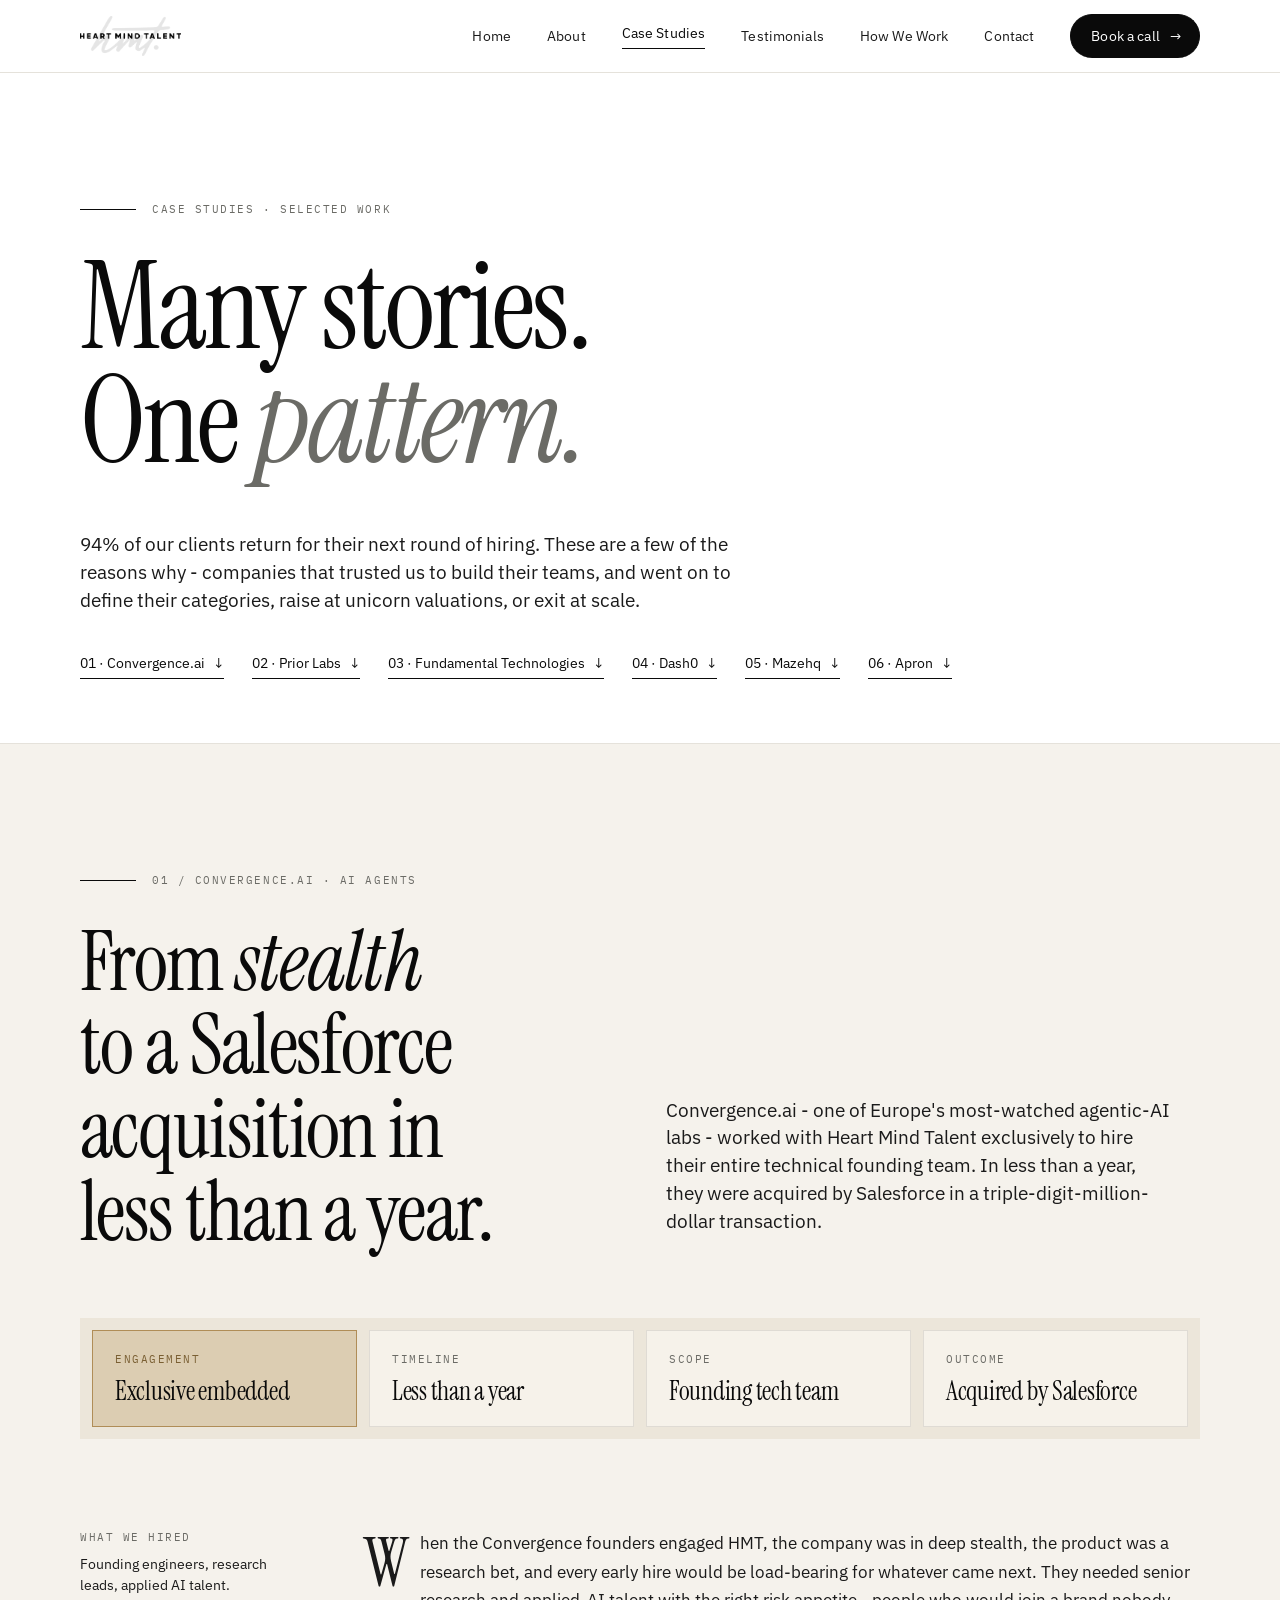
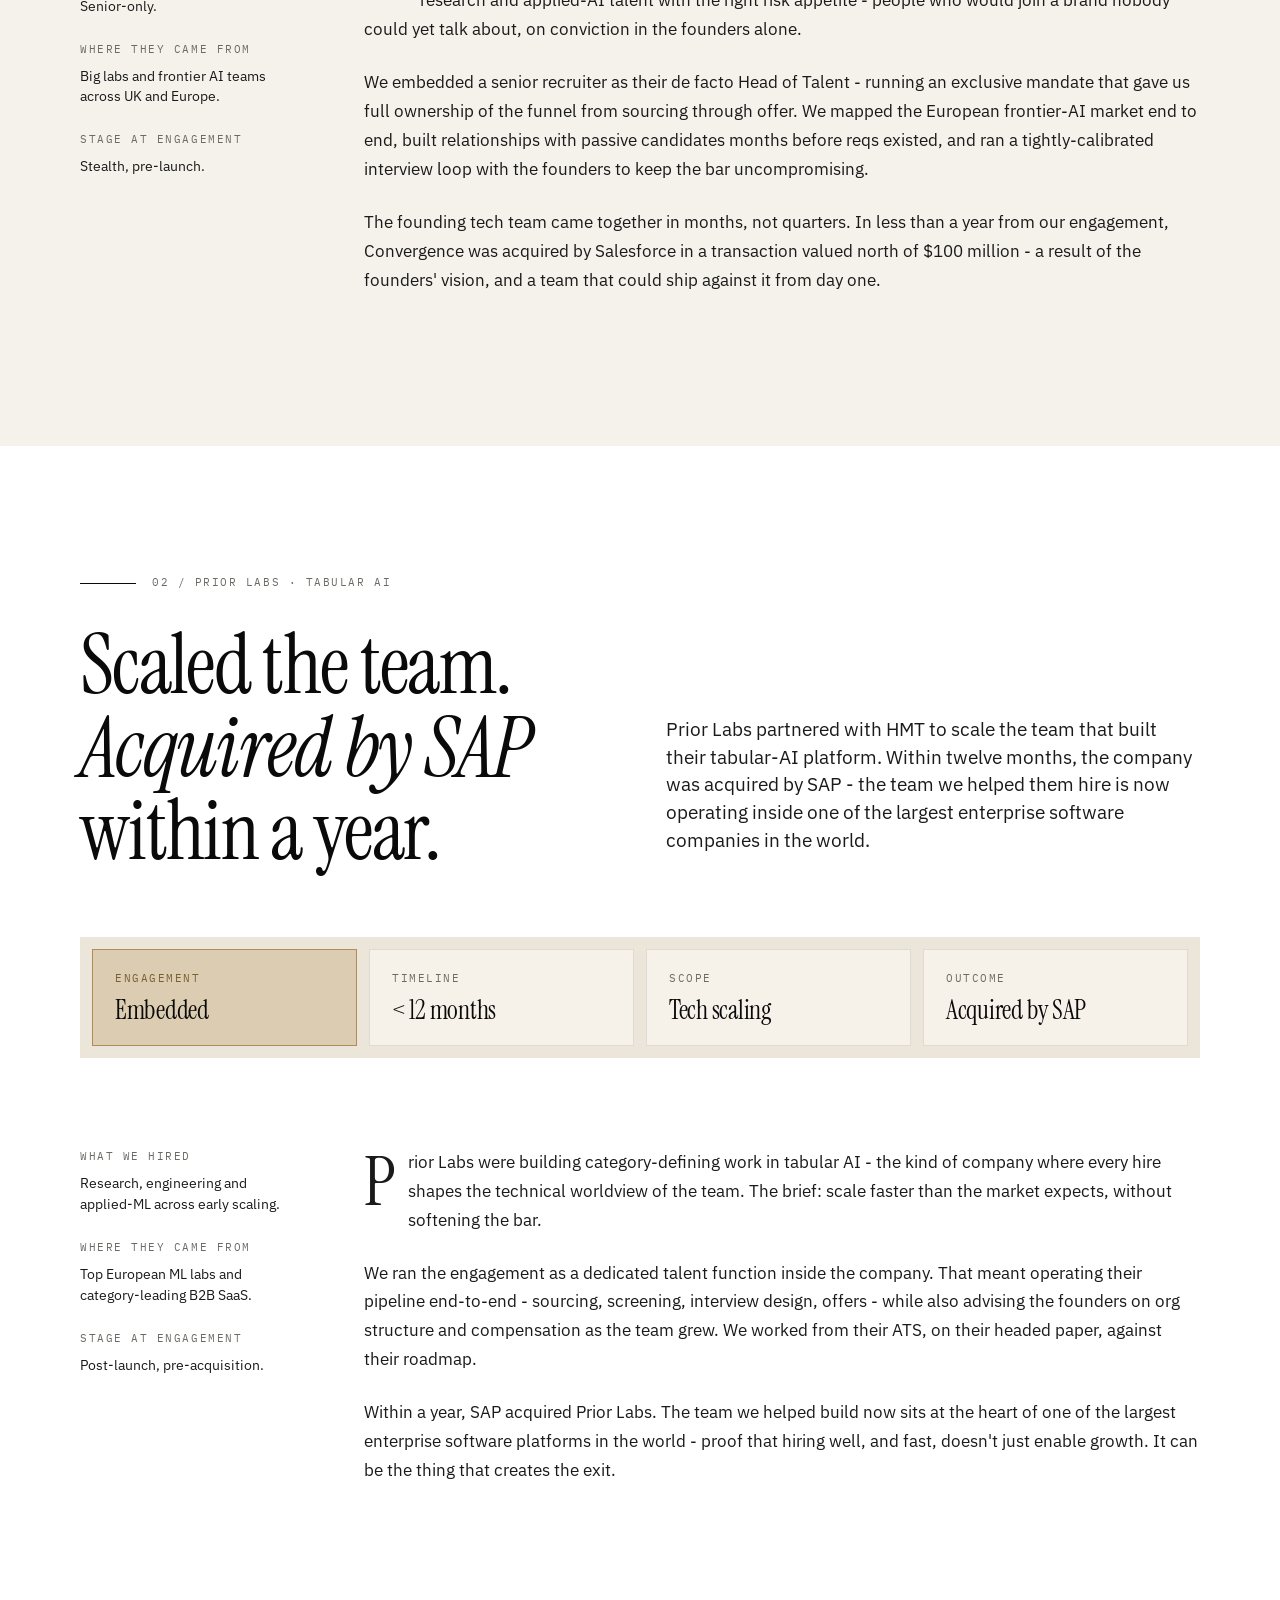
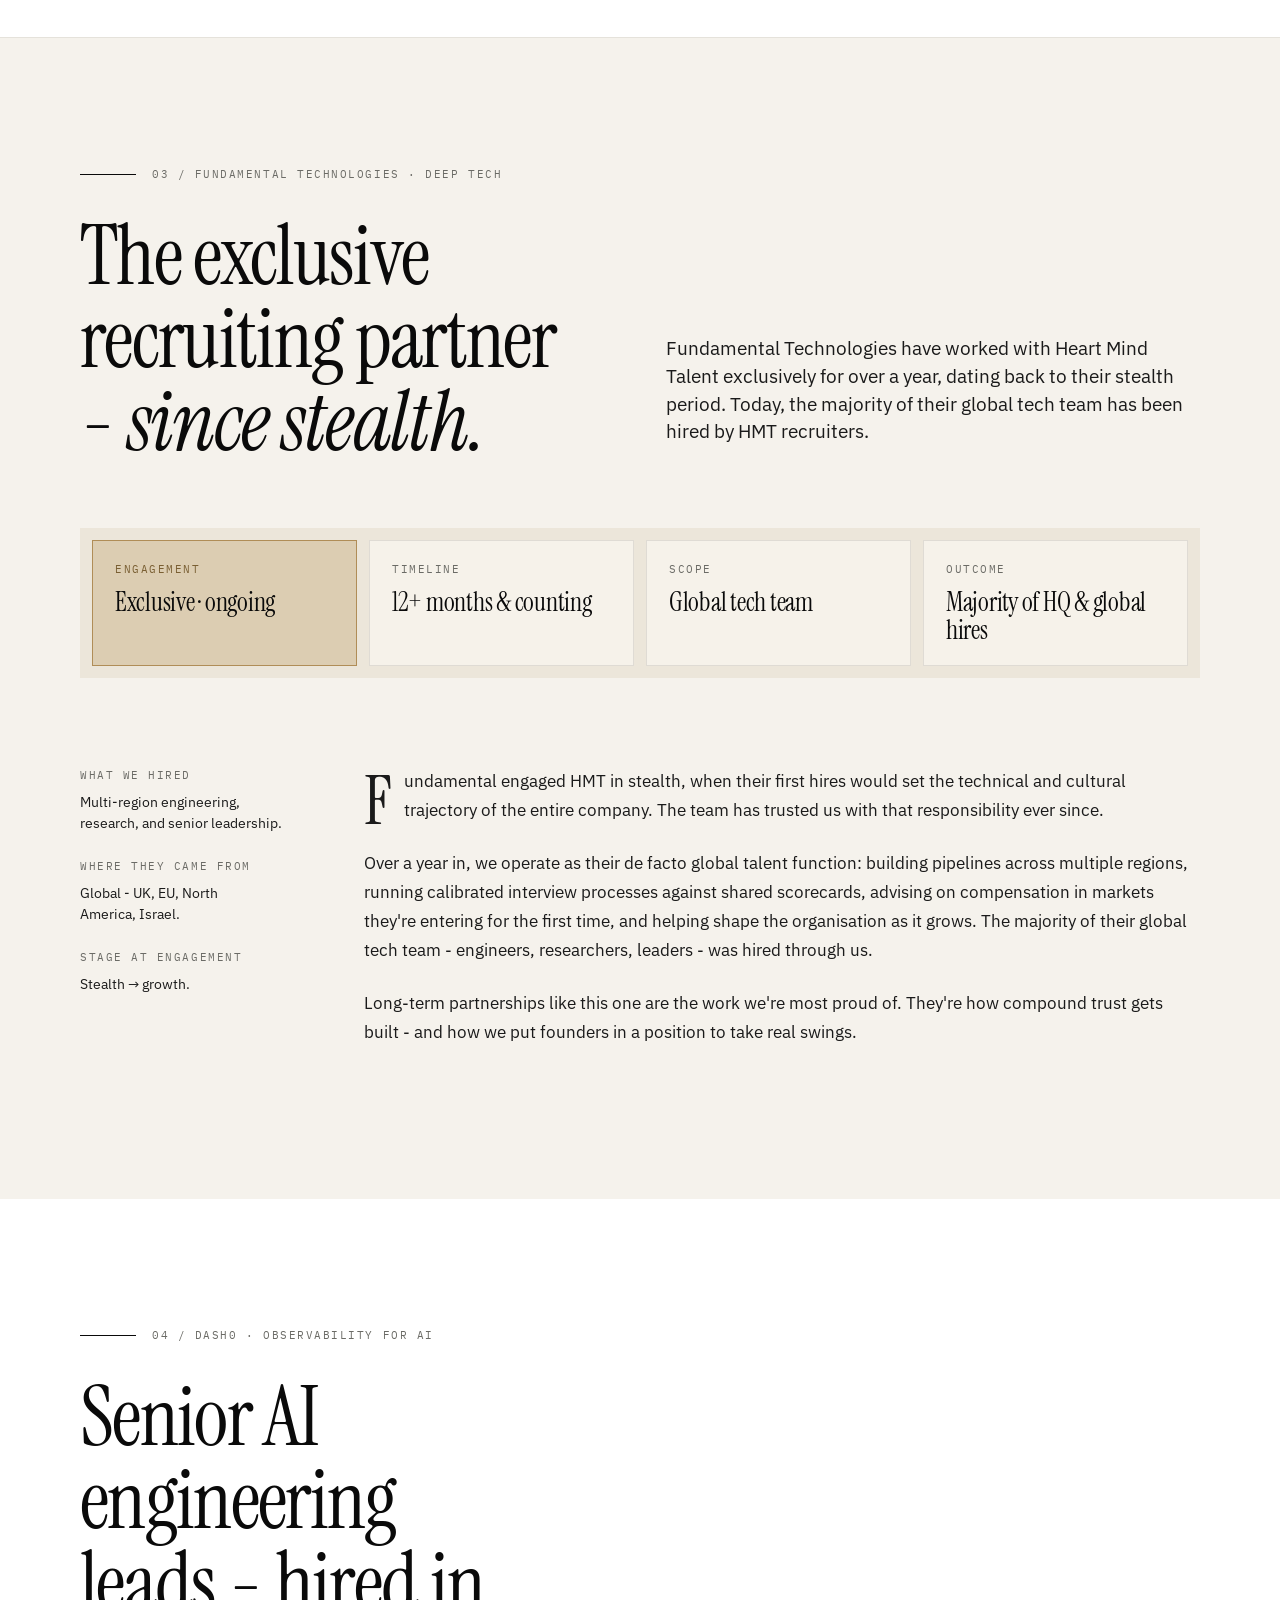
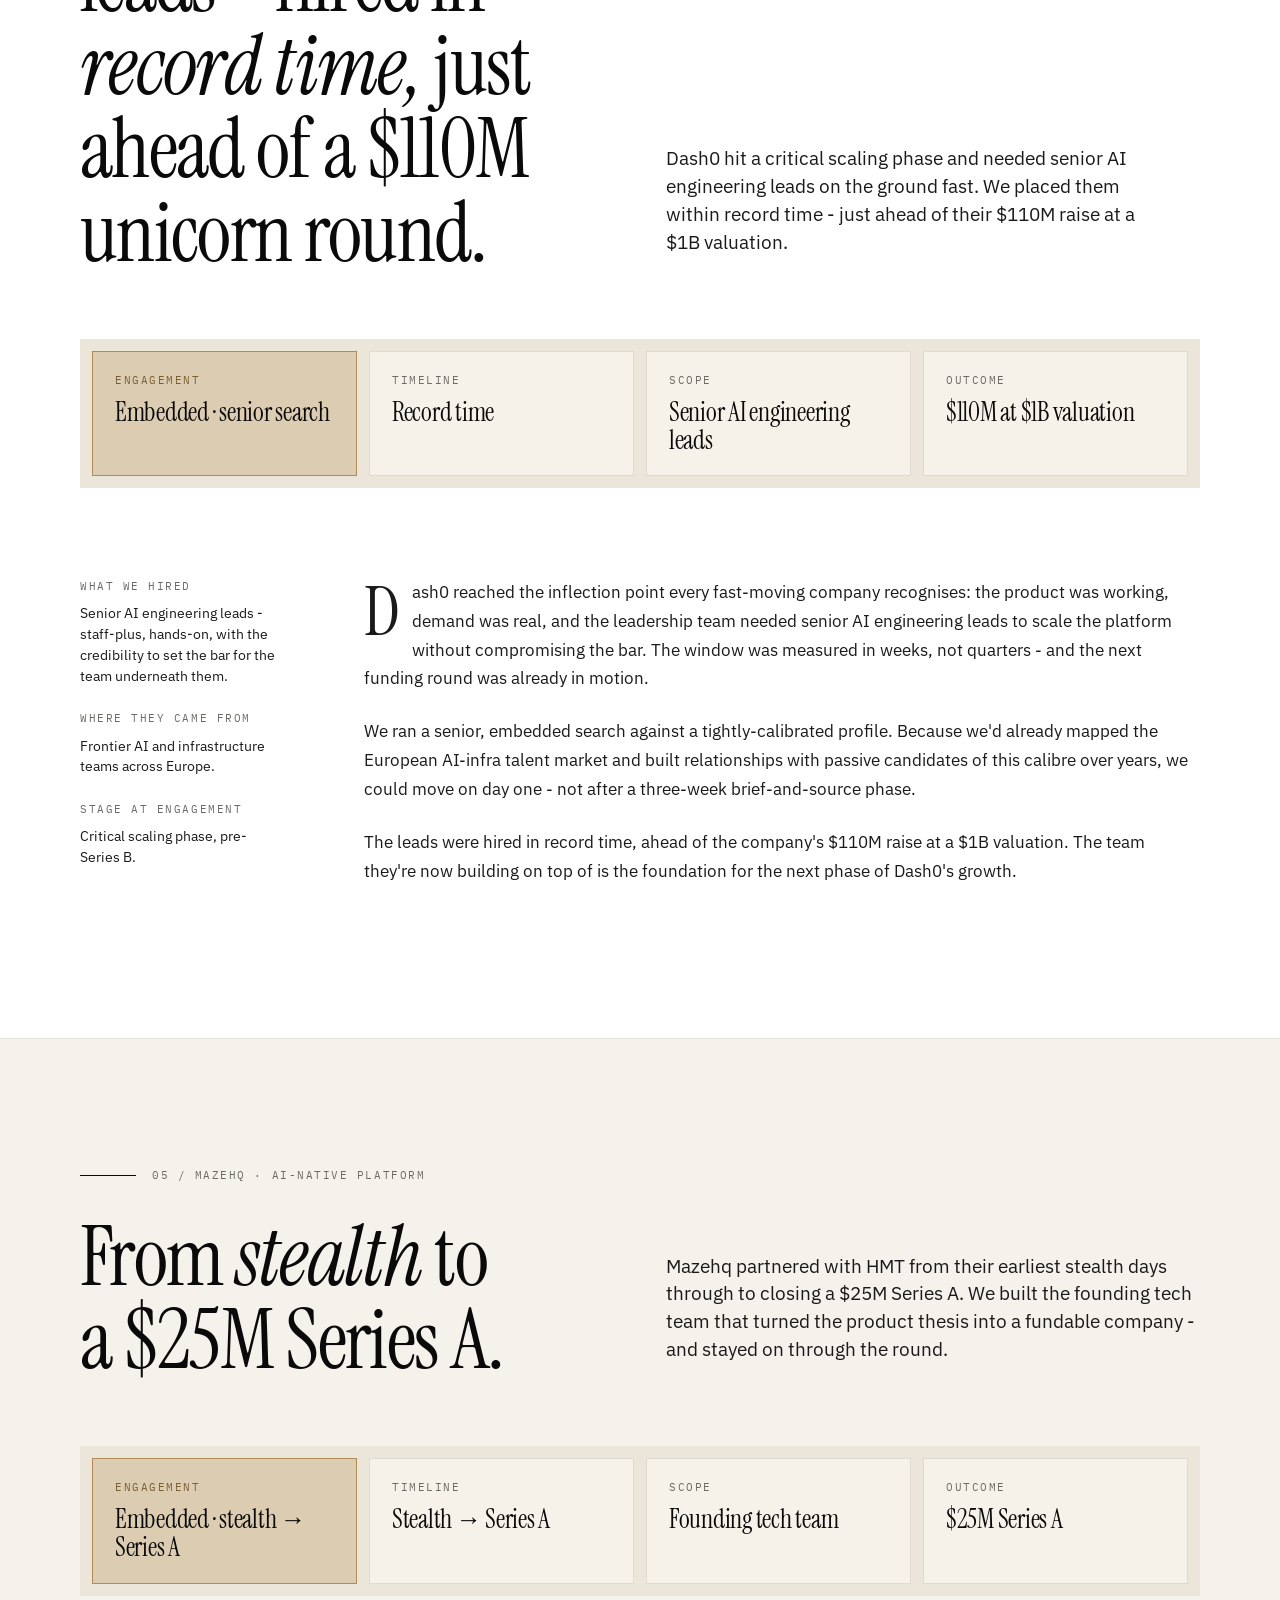
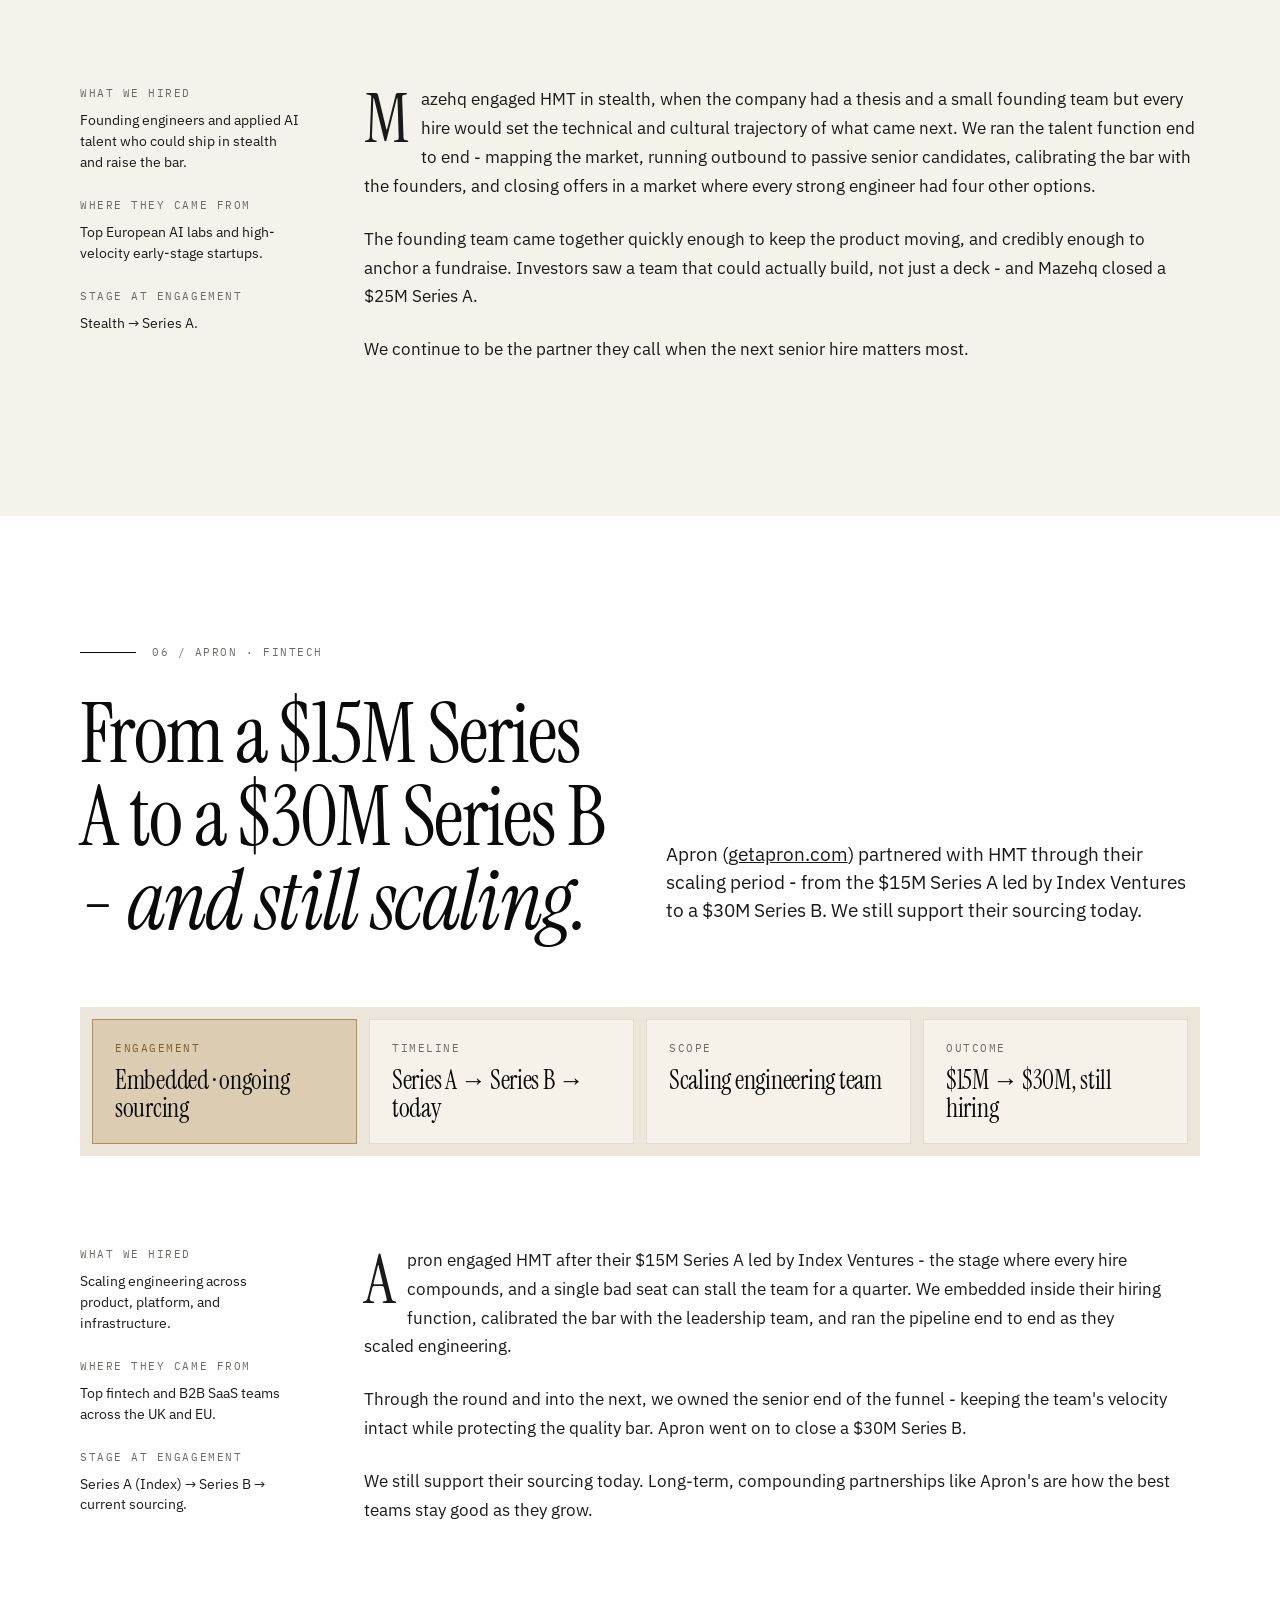
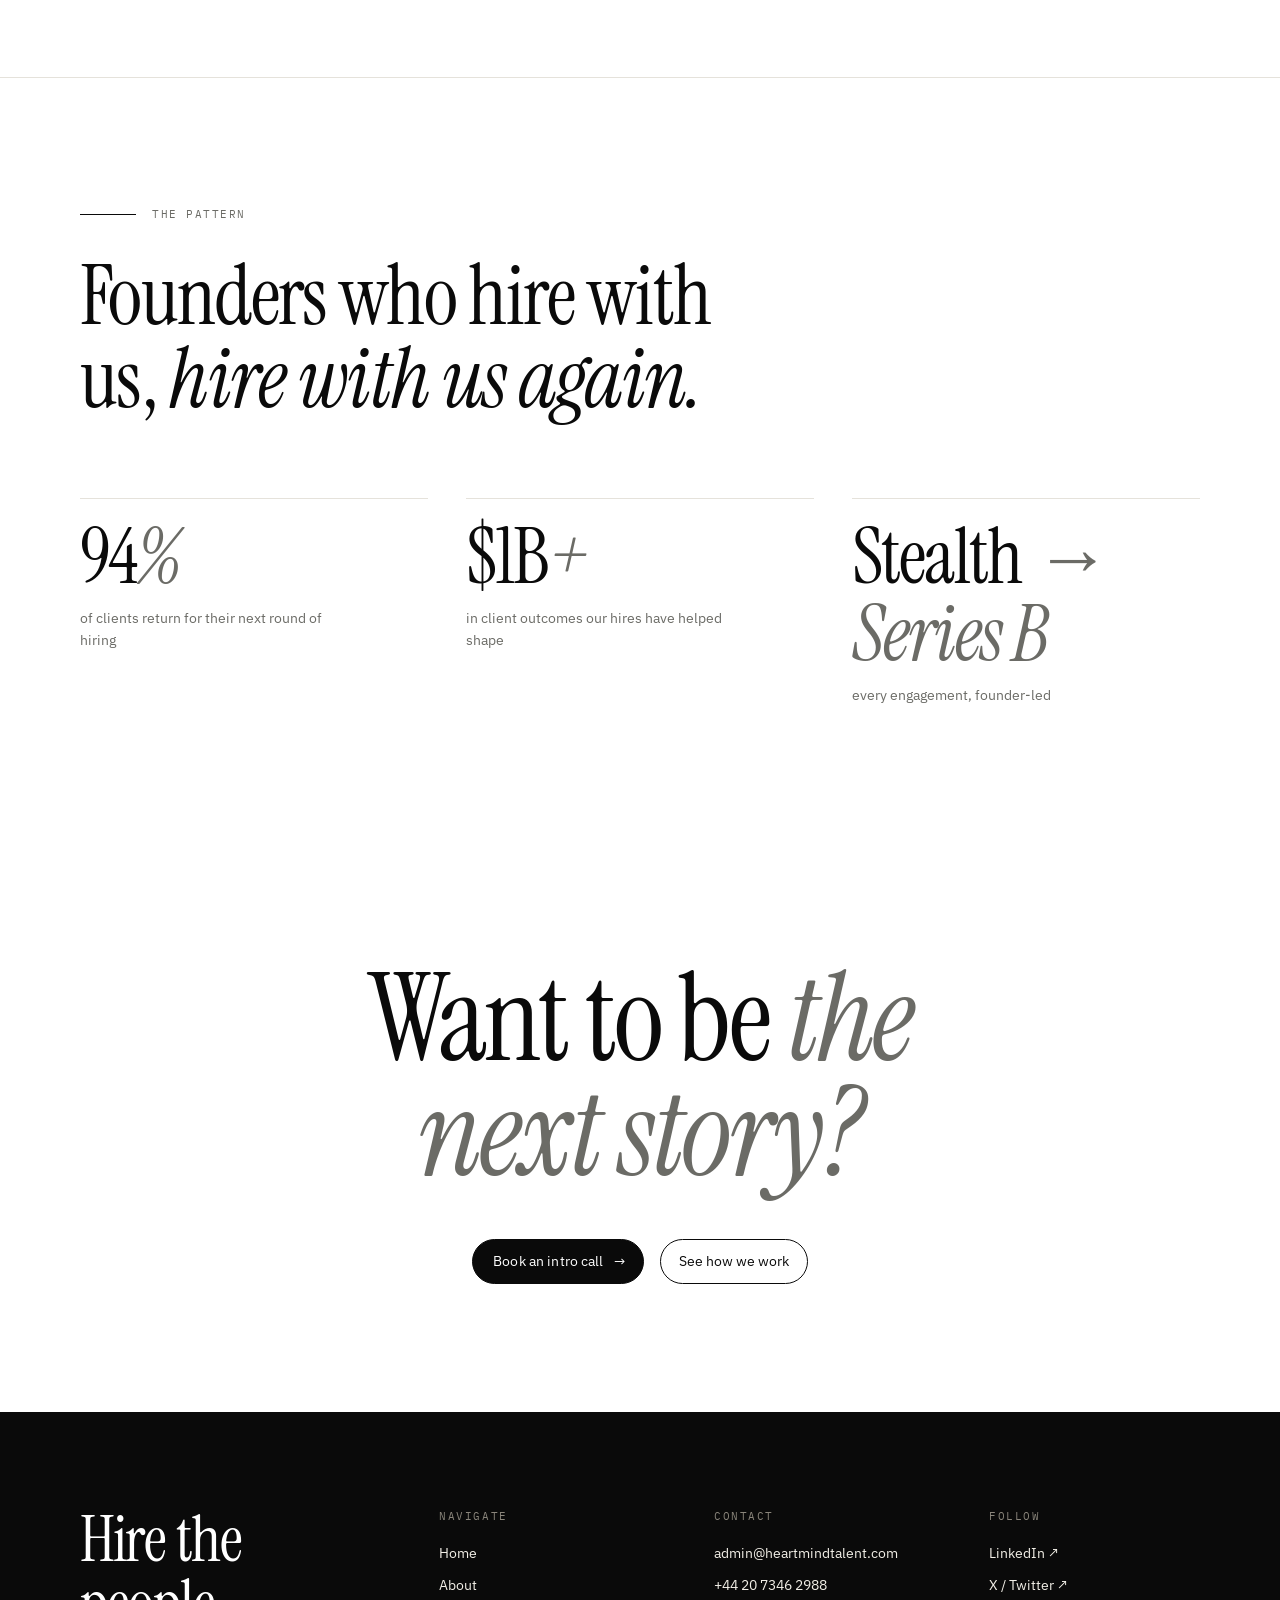
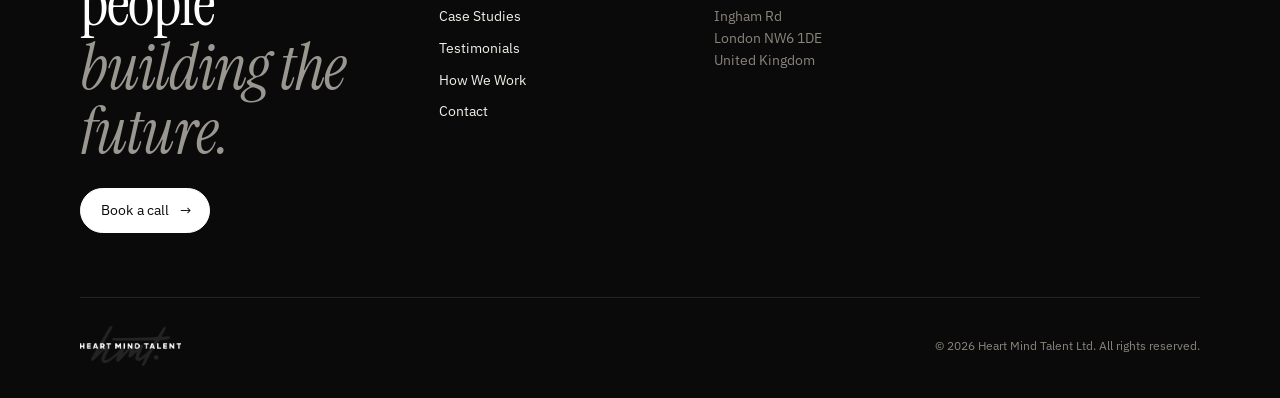
<file: case-studies.html>
<!doctype html>
<html lang="en">
<head>
<meta charset="utf-8" />
<meta name="viewport" content="width=device-width,initial-scale=1" />
<title>Case Studies - Heart Mind Talent</title>
<meta name="description" content="Selected work from Heart Mind Talent: Convergence.ai (acquired by Salesforce in less than a year), Prior Labs (acquired by SAP), Fundamental Technologies (exclusive partner since stealth)." />
<link rel="canonical" href="https://heartmindtalent.com/case-studies" />
<meta property="og:type" content="website" />
<meta property="og:site_name" content="Heart Mind Talent" />
<meta property="og:title" content="Case Studies - Heart Mind Talent" />
<meta property="og:description" content="Selected work from Heart Mind Talent: Convergence.ai (acquired by Salesforce in less than a year), Prior Labs (acquired by SAP), Fundamental Technologies (exclusive partner since stealth)." />
<meta property="og:url" content="https://heartmindtalent.com/case-studies" />
<meta property="og:image" content="https://heartmindtalent.com/assets/photos/team-couch.jpg" />
<meta property="og:image:width" content="1600" />
<meta property="og:image:height" content="1067" />
<meta name="twitter:card" content="summary_large_image" />
<meta name="twitter:title" content="Case Studies - Heart Mind Talent" />
<meta name="twitter:description" content="Selected work from Heart Mind Talent: Convergence.ai (acquired by Salesforce in less than a year), Prior Labs (acquired by SAP), Fundamental Technologies (exclusive partner since stealth)." />
<meta name="twitter:image" content="https://heartmindtalent.com/assets/photos/team-couch.jpg" />
<link rel="preconnect" href="https://fonts.googleapis.com">
<link rel="preconnect" href="https://fonts.gstatic.com" crossorigin>
<link href="https://fonts.googleapis.com/css2?family=Instrument+Serif:ital@0;1&family=IBM+Plex+Sans:wght@300;400;500;600&family=IBM+Plex+Mono:wght@400;500&display=swap" rel="stylesheet">
<link rel="stylesheet" href="assets/styles.css" />
<link rel="icon" type="image/jpeg" href="assets/favicon.jpeg" />
<style>
  .case-hero {
    display: grid;
    grid-template-columns: 1fr 1fr;
    gap: clamp(32px, 4vw, 64px);
    align-items: end;
  }
  @media (max-width: 820px) {
    .case-hero { grid-template-columns: 1fr; }
  }
  .case-meta {
    display: grid;
    grid-template-columns: repeat(4, 1fr);
    gap: clamp(20px, 2vw, 32px);
    padding-top: 40px;
    border-top: 1px solid var(--line);
    margin-top: clamp(40px, 5vw, 64px);
  }
  @media (max-width: 720px) { .case-meta { grid-template-columns: 1fr 1fr; gap: 28px; } }
  .case-meta__cell .label {
    font-family: var(--mono);
    font-size: 11px;
    letter-spacing: .14em;
    text-transform: uppercase;
    color: var(--muted);
    margin-bottom: 12px;
  }
  .case-meta__cell .val {
    font-family: var(--serif);
    font-size: clamp(24px, 2.4vw, 34px);
    line-height: 1.1;
    letter-spacing: -0.01em;
  }
  .case-body {
    display: grid;
    grid-template-columns: 220px 1fr;
    gap: clamp(40px, 5vw, 96px);
    margin-top: clamp(56px, 7vw, 96px);
  }
  @media (max-width: 820px) {
    .case-body { grid-template-columns: 1fr; gap: 24px; }
  }
  .case-body__side h4 {
    font-family: var(--mono);
    font-size: 11px;
    font-weight: 400;
    letter-spacing: .14em;
    text-transform: uppercase;
    color: var(--muted);
    margin: 0 0 8px;
  }
  .case-body__side p { font-size: 13.5px; color: var(--ink-2); margin: 0 0 24px; }
  .case-body__main p {
    font-size: 17px;
    line-height: 1.7;
    color: var(--ink-2);
    margin: 0 0 24px;
  }
  .case-body__main p:first-child::first-letter {
    font-family: var(--serif);
    font-size: 4em;
    float: left;
    line-height: 0.85;
    margin: 6px 12px -2px 0;
  }
  .case-section { padding: clamp(80px, 10vw, 160px) 0; }
  .case-section:nth-child(even) { background: var(--paper); }
  .anchor-offset { scroll-margin-top: 96px; }

  /* v-diagram restyle: case meta as stack cards, HMT's role highlighted */
  .case-meta{background:#ECE6DA;padding:12px;gap:12px;border-top:none;}
  .case-meta__cell{background:#F6F2EA;border:1px solid rgba(21,21,21,.10);padding:20px 22px;}
  .case-meta__cell:first-child{background:#DCCDB2;border-color:#B08D57;}
  .case-meta__cell:first-child .label{color:#7A5F33;}
  .case-meta__cell .label{margin-bottom:10px;}
  .case-meta__cell .val{font-size:clamp(22px,2vw,28px);}
</style>
<script type="application/ld+json">
{
  "@context": "https://schema.org",
  "@type": "Organization",
  "name": "Heart Mind Talent",
  "legalName": "Heart Mind Talent Ltd",
  "url": "https://heartmindtalent.com/",
  "logo": "https://heartmindtalent.com/assets/photos/team-couch.jpg",
  "description": "Specialist recruiters for foundational tech teams. We hire the first engineers, technical leads and CTOs for AI and tech startups across Europe.",
  "email": "admin@heartmindtalent.com",
  "telephone": "+44-20-7346-2988",
  "address": {
    "@type": "PostalAddress",
    "streetAddress": "Ingham Rd",
    "addressLocality": "London",
    "postalCode": "NW6 1DE",
    "addressCountry": "GB"
  },
  "foundingDate": "2023",
  "sameAs": [
    "https://www.linkedin.com/company/heart-mind-talent-ltd/",
    "https://x.com/HeartMindTalent"
  ]
}
</script>
</head>
<body>

<div data-header></div>

<main>

  <!-- INTRO -->
  <section class="section" style="padding-bottom: clamp(40px, 5vw, 64px);">
    <div class="wrap">
      <div class="kicker-row reveal">
        <span class="line"></span>
        <span class="eyebrow">Case studies · Selected work</span>
      </div>
      <h1 class="display reveal" style="max-width: 17ch;">
        Many stories. One <em>pattern.</em>
      </h1>
      <p class="lede reveal" style="margin-top: clamp(32px, 4vw, 56px); max-width: 64ch;">
        94% of our clients return for their next round of hiring. These are a few of the reasons why - companies that trusted us to build their teams, and went on to define their categories, raise at unicorn valuations, or exit at scale.
      </p>
      <div class="reveal" style="margin-top: 40px; display:flex; gap: 24px 28px; flex-wrap: wrap;">
        <a href="case-studies.html#convergence" class="ilink">01 · Convergence.ai <span>↓</span></a>
        <a href="case-studies.html#priorlabs" class="ilink">02 · Prior Labs <span>↓</span></a>
        <a href="case-studies.html#fundamental" class="ilink">03 · Fundamental Technologies <span>↓</span></a>
        <a href="case-studies.html#dash0" class="ilink">04 · Dash0 <span>↓</span></a>
        <a href="case-studies.html#mazehq" class="ilink">05 · Mazehq <span>↓</span></a>
        <a href="case-studies.html#apron" class="ilink">06 · Apron <span>↓</span></a>
      </div>
    </div>
  </section>

  <!-- CASE 01 - CONVERGENCE -->
  <section id="convergence" class="case-section anchor-offset divider">
    <div class="wrap">
      <div class="reveal">
        <div class="kicker-row">
          <span class="line"></span>
          <span class="eyebrow">01 / Convergence.ai · AI Agents</span>
        </div>
        <div class="case-hero">
          <h2 class="h-xl" style="max-width: 16ch;">
            From <em>stealth</em> to a Salesforce acquisition in less than a year.
          </h2>
          <p class="lede">
            Convergence.ai - one of Europe's most-watched agentic-AI labs - worked with Heart Mind Talent exclusively to hire their entire technical founding team. In less than a year, they were acquired by Salesforce in a triple-digit-million-dollar transaction.
          </p>
        </div>

        <div class="case-meta">
          <div class="case-meta__cell">
            <div class="label">Engagement</div>
            <div class="val">Exclusive embedded</div>
          </div>
          <div class="case-meta__cell">
            <div class="label">Timeline</div>
            <div class="val">Less than a year</div>
          </div>
          <div class="case-meta__cell">
            <div class="label">Scope</div>
            <div class="val">Founding tech team</div>
          </div>
          <div class="case-meta__cell">
            <div class="label">Outcome</div>
            <div class="val">Acquired by Salesforce</div>
          </div>
        </div>
      </div>

      <div class="case-body reveal">
        <div class="case-body__side">
          <h4>What we hired</h4>
          <p>Founding engineers, research leads, applied AI talent. Senior-only.</p>
          <h4>Where they came from</h4>
          <p>Big labs and frontier AI teams across UK and Europe.</p>
          <h4>Stage at engagement</h4>
          <p>Stealth, pre-launch.</p>
        </div>
        <div class="case-body__main">
          <p>
            When the Convergence founders engaged HMT, the company was in deep stealth, the product was a research bet, and every early hire would be load-bearing for whatever came next. They needed senior research and applied-AI talent with the right risk appetite - people who would join a brand nobody could yet talk about, on conviction in the founders alone.
          </p>
          <p>
            We embedded a senior recruiter as their de facto Head of Talent - running an exclusive mandate that gave us full ownership of the funnel from sourcing through offer. We mapped the European frontier-AI market end to end, built relationships with passive candidates months before reqs existed, and ran a tightly-calibrated interview loop with the founders to keep the bar uncompromising.
          </p>
          <p>
            The founding tech team came together in months, not quarters. In less than a year from our engagement, Convergence was acquired by Salesforce in a transaction valued north of $100 million - a result of the founders' vision, and a team that could ship against it from day one.
          </p>
        </div>
      </div>
    </div>
  </section>

  <!-- CASE 02 - PRIOR LABS -->
  <section id="priorlabs" class="case-section anchor-offset">
    <div class="wrap">
      <div class="reveal">
        <div class="kicker-row">
          <span class="line"></span>
          <span class="eyebrow">02 / Prior Labs · Tabular AI</span>
        </div>
        <div class="case-hero">
          <h2 class="h-xl" style="max-width: 16ch;">
            Scaled the team. <em>Acquired by SAP</em> within a year.
          </h2>
          <p class="lede">
            Prior Labs partnered with HMT to scale the team that built their tabular-AI platform. Within twelve months, the company was acquired by SAP - the team we helped them hire is now operating inside one of the largest enterprise software companies in the world.
          </p>
        </div>

        <div class="case-meta">
          <div class="case-meta__cell">
            <div class="label">Engagement</div>
            <div class="val">Embedded</div>
          </div>
          <div class="case-meta__cell">
            <div class="label">Timeline</div>
            <div class="val">&lt; 12 months</div>
          </div>
          <div class="case-meta__cell">
            <div class="label">Scope</div>
            <div class="val">Tech scaling</div>
          </div>
          <div class="case-meta__cell">
            <div class="label">Outcome</div>
            <div class="val">Acquired by SAP</div>
          </div>
        </div>
      </div>

      <div class="case-body reveal">
        <div class="case-body__side">
          <h4>What we hired</h4>
          <p>Research, engineering and applied-ML across early scaling.</p>
          <h4>Where they came from</h4>
          <p>Top European ML labs and category-leading B2B SaaS.</p>
          <h4>Stage at engagement</h4>
          <p>Post-launch, pre-acquisition.</p>
        </div>
        <div class="case-body__main">
          <p>
            Prior Labs were building category-defining work in tabular AI - the kind of company where every hire shapes the technical worldview of the team. The brief: scale faster than the market expects, without softening the bar.
          </p>
          <p>
            We ran the engagement as a dedicated talent function inside the company. That meant operating their pipeline end-to-end - sourcing, screening, interview design, offers - while also advising the founders on org structure and compensation as the team grew. We worked from their ATS, on their headed paper, against their roadmap.
          </p>
          <p>
            Within a year, SAP acquired Prior Labs. The team we helped build now sits at the heart of one of the largest enterprise software platforms in the world - proof that hiring well, and fast, doesn't just enable growth. It can be the thing that creates the exit.
          </p>
        </div>
      </div>
    </div>
  </section>

  <!-- CASE 03 - FUNDAMENTAL -->
  <section id="fundamental" class="case-section anchor-offset divider">
    <div class="wrap">
      <div class="reveal">
        <div class="kicker-row">
          <span class="line"></span>
          <span class="eyebrow">03 / Fundamental Technologies · Deep tech</span>
        </div>
        <div class="case-hero">
          <h2 class="h-xl" style="max-width: 17ch;">
            The exclusive recruiting partner - <em>since stealth.</em>
          </h2>
          <p class="lede">
            Fundamental Technologies have worked with Heart Mind Talent exclusively for over a year, dating back to their stealth period. Today, the majority of their global tech team has been hired by HMT recruiters.
          </p>
        </div>

        <div class="case-meta">
          <div class="case-meta__cell">
            <div class="label">Engagement</div>
            <div class="val">Exclusive · ongoing</div>
          </div>
          <div class="case-meta__cell">
            <div class="label">Timeline</div>
            <div class="val">12+ months &amp; counting</div>
          </div>
          <div class="case-meta__cell">
            <div class="label">Scope</div>
            <div class="val">Global tech team</div>
          </div>
          <div class="case-meta__cell">
            <div class="label">Outcome</div>
            <div class="val">Majority of HQ &amp; global hires</div>
          </div>
        </div>
      </div>

      <div class="case-body reveal">
        <div class="case-body__side">
          <h4>What we hired</h4>
          <p>Multi-region engineering, research, and senior leadership.</p>
          <h4>Where they came from</h4>
          <p>Global - UK, EU, North America, Israel.</p>
          <h4>Stage at engagement</h4>
          <p>Stealth → growth.</p>
        </div>
        <div class="case-body__main">
          <p>
            Fundamental engaged HMT in stealth, when their first hires would set the technical and cultural trajectory of the entire company. The team has trusted us with that responsibility ever since.
          </p>
          <p>
            Over a year in, we operate as their de facto global talent function: building pipelines across multiple regions, running calibrated interview processes against shared scorecards, advising on compensation in markets they're entering for the first time, and helping shape the organisation as it grows. The majority of their global tech team - engineers, researchers, leaders - was hired through us.
          </p>
          <p>
            Long-term partnerships like this one are the work we're most proud of. They're how compound trust gets built - and how we put founders in a position to take real swings.
          </p>
        </div>
      </div>
    </div>
  </section>

  <!-- CASE 04 - DASH0 -->
  <section id="dash0" class="case-section anchor-offset">
    <div class="wrap">
      <div class="reveal">
        <div class="kicker-row">
          <span class="line"></span>
          <span class="eyebrow">04 / Dash0 · Observability for AI</span>
        </div>
        <div class="case-hero">
          <h2 class="h-xl" style="max-width: 16ch;">
            Senior AI engineering leads - hired in <em>record time,</em> just ahead of a $110M unicorn round.
          </h2>
          <p class="lede">
            Dash0 hit a critical scaling phase and needed senior AI engineering leads on the ground fast. We placed them within record time - just ahead of their $110M raise at a $1B valuation.
          </p>
        </div>

        <div class="case-meta">
          <div class="case-meta__cell">
            <div class="label">Engagement</div>
            <div class="val">Embedded · senior search</div>
          </div>
          <div class="case-meta__cell">
            <div class="label">Timeline</div>
            <div class="val">Record time</div>
          </div>
          <div class="case-meta__cell">
            <div class="label">Scope</div>
            <div class="val">Senior AI engineering leads</div>
          </div>
          <div class="case-meta__cell">
            <div class="label">Outcome</div>
            <div class="val">$110M at $1B valuation</div>
          </div>
        </div>
      </div>

      <div class="case-body reveal">
        <div class="case-body__side">
          <h4>What we hired</h4>
          <p>Senior AI engineering leads - staff-plus, hands-on, with the credibility to set the bar for the team underneath them.</p>
          <h4>Where they came from</h4>
          <p>Frontier AI and infrastructure teams across Europe.</p>
          <h4>Stage at engagement</h4>
          <p>Critical scaling phase, pre-Series B.</p>
        </div>
        <div class="case-body__main">
          <p>
            Dash0 reached the inflection point every fast-moving company recognises: the product was working, demand was real, and the leadership team needed senior AI engineering leads to scale the platform without compromising the bar. The window was measured in weeks, not quarters - and the next funding round was already in motion.
          </p>
          <p>
            We ran a senior, embedded search against a tightly-calibrated profile. Because we'd already mapped the European AI-infra talent market and built relationships with passive candidates of this calibre over years, we could move on day one - not after a three-week brief-and-source phase.
          </p>
          <p>
            The leads were hired in record time, ahead of the company's $110M raise at a $1B valuation. The team they're now building on top of is the foundation for the next phase of Dash0's growth.
          </p>
        </div>
      </div>
    </div>
  </section>

  <!-- CASE 05 - MAZEHQ -->
  <section id="mazehq" class="case-section anchor-offset divider">
    <div class="wrap">
      <div class="reveal">
        <div class="kicker-row">
          <span class="line"></span>
          <span class="eyebrow">05 / Mazehq · AI-native platform</span>
        </div>
        <div class="case-hero">
          <h2 class="h-xl" style="max-width: 16ch;">
            From <em>stealth</em> to a $25M Series A.
          </h2>
          <p class="lede">
            Mazehq partnered with HMT from their earliest stealth days through to closing a $25M Series A. We built the founding tech team that turned the product thesis into a fundable company - and stayed on through the round.
          </p>
        </div>

        <div class="case-meta">
          <div class="case-meta__cell">
            <div class="label">Engagement</div>
            <div class="val">Embedded · stealth → Series A</div>
          </div>
          <div class="case-meta__cell">
            <div class="label">Timeline</div>
            <div class="val">Stealth → Series A</div>
          </div>
          <div class="case-meta__cell">
            <div class="label">Scope</div>
            <div class="val">Founding tech team</div>
          </div>
          <div class="case-meta__cell">
            <div class="label">Outcome</div>
            <div class="val">$25M Series A</div>
          </div>
        </div>
      </div>

      <div class="case-body reveal">
        <div class="case-body__side">
          <h4>What we hired</h4>
          <p>Founding engineers and applied AI talent who could ship in stealth and raise the bar.</p>
          <h4>Where they came from</h4>
          <p>Top European AI labs and high-velocity early-stage startups.</p>
          <h4>Stage at engagement</h4>
          <p>Stealth → Series A.</p>
        </div>
        <div class="case-body__main">
          <p>
            Mazehq engaged HMT in stealth, when the company had a thesis and a small founding team but every hire would set the technical and cultural trajectory of what came next. We ran the talent function end to end - mapping the market, running outbound to passive senior candidates, calibrating the bar with the founders, and closing offers in a market where every strong engineer had four other options.
          </p>
          <p>
            The founding team came together quickly enough to keep the product moving, and credibly enough to anchor a fundraise. Investors saw a team that could actually build, not just a deck - and Mazehq closed a $25M Series A.
          </p>
          <p>
            We continue to be the partner they call when the next senior hire matters most.
          </p>
        </div>
      </div>
    </div>
  </section>

  <!-- CASE 06 - APRON -->
  <section id="apron" class="case-section anchor-offset">
    <div class="wrap">
      <div class="reveal">
        <div class="kicker-row">
          <span class="line"></span>
          <span class="eyebrow">06 / Apron · Fintech</span>
        </div>
        <div class="case-hero">
          <h2 class="h-xl" style="max-width: 18ch;">
            From a $15M Series A to a $30M Series B - <em>and still scaling.</em>
          </h2>
          <p class="lede">
            Apron (<a href="https://getapron.com" target="_blank" rel="noopener" style="text-decoration:underline;">getapron.com</a>) partnered with HMT through their scaling period - from the $15M Series A led by Index Ventures to a $30M Series B. We still support their sourcing today.
          </p>
        </div>

        <div class="case-meta">
          <div class="case-meta__cell">
            <div class="label">Engagement</div>
            <div class="val">Embedded · ongoing sourcing</div>
          </div>
          <div class="case-meta__cell">
            <div class="label">Timeline</div>
            <div class="val">Series A → Series B → today</div>
          </div>
          <div class="case-meta__cell">
            <div class="label">Scope</div>
            <div class="val">Scaling engineering team</div>
          </div>
          <div class="case-meta__cell">
            <div class="label">Outcome</div>
            <div class="val">$15M → $30M, still hiring</div>
          </div>
        </div>
      </div>

      <div class="case-body reveal">
        <div class="case-body__side">
          <h4>What we hired</h4>
          <p>Scaling engineering across product, platform, and infrastructure.</p>
          <h4>Where they came from</h4>
          <p>Top fintech and B2B SaaS teams across the UK and EU.</p>
          <h4>Stage at engagement</h4>
          <p>Series A (Index) → Series B → current sourcing.</p>
        </div>
        <div class="case-body__main">
          <p>
            Apron engaged HMT after their $15M Series A led by Index Ventures - the stage where every hire compounds, and a single bad seat can stall the team for a quarter. We embedded inside their hiring function, calibrated the bar with the leadership team, and ran the pipeline end to end as they scaled engineering.
          </p>
          <p>
            Through the round and into the next, we owned the senior end of the funnel - keeping the team's velocity intact while protecting the quality bar. Apron went on to close a $30M Series B.
          </p>
          <p>
            We still support their sourcing today. Long-term, compounding partnerships like Apron's are how the best teams stay good as they grow.
          </p>
        </div>
      </div>
    </div>
  </section>

  <!-- AGGREGATE PROOF -->
  <section class="section divider">
    <div class="wrap">
      <div class="kicker-row reveal">
        <span class="line"></span>
        <span class="eyebrow">The pattern</span>
      </div>
      <h2 class="h-xl reveal" style="max-width: 18ch;">
        Founders who hire with us, <em>hire with us again.</em>
      </h2>

      <div style="display:grid; grid-template-columns: repeat(3, 1fr); gap: clamp(24px, 3vw, 48px); margin-top: clamp(48px, 6vw, 96px);" class="reveal">
        <div class="stat">
          <div class="stat__num">94<em>%</em></div>
          <div class="stat__label">of clients return for their next round of hiring</div>
        </div>
        <div class="stat">
          <div class="stat__num">$1B<em>+</em></div>
          <div class="stat__label">in client outcomes our hires have helped shape</div>
        </div>
        <div class="stat">
          <div class="stat__num">Stealth<em> → Series B</em></div>
          <div class="stat__label">every engagement, founder-led</div>
        </div>
      </div>
    </div>
  </section>

  <!-- CTA -->
  <section class="section">
    <div class="wrap reveal" style="text-align: center;">
      <h2 class="display" style="max-width: 16ch; margin: 0 auto;">
        Want to be <em>the next story?</em>
      </h2>
      <div style="margin-top: 48px; display:flex; gap: 16px; justify-content: center; flex-wrap: wrap;">
        <a class='cta' href='contact.html#book'>Book an intro call <span class="cta__arrow">→</span></a>
        <a class='cta-ghost' href='how-we-work.html'>See how we work</a>
      </div>
    </div>
  </section>

</main>

<div data-footer></div>
<script src="assets/partials.js"></script>
</body>
</html>
</file>
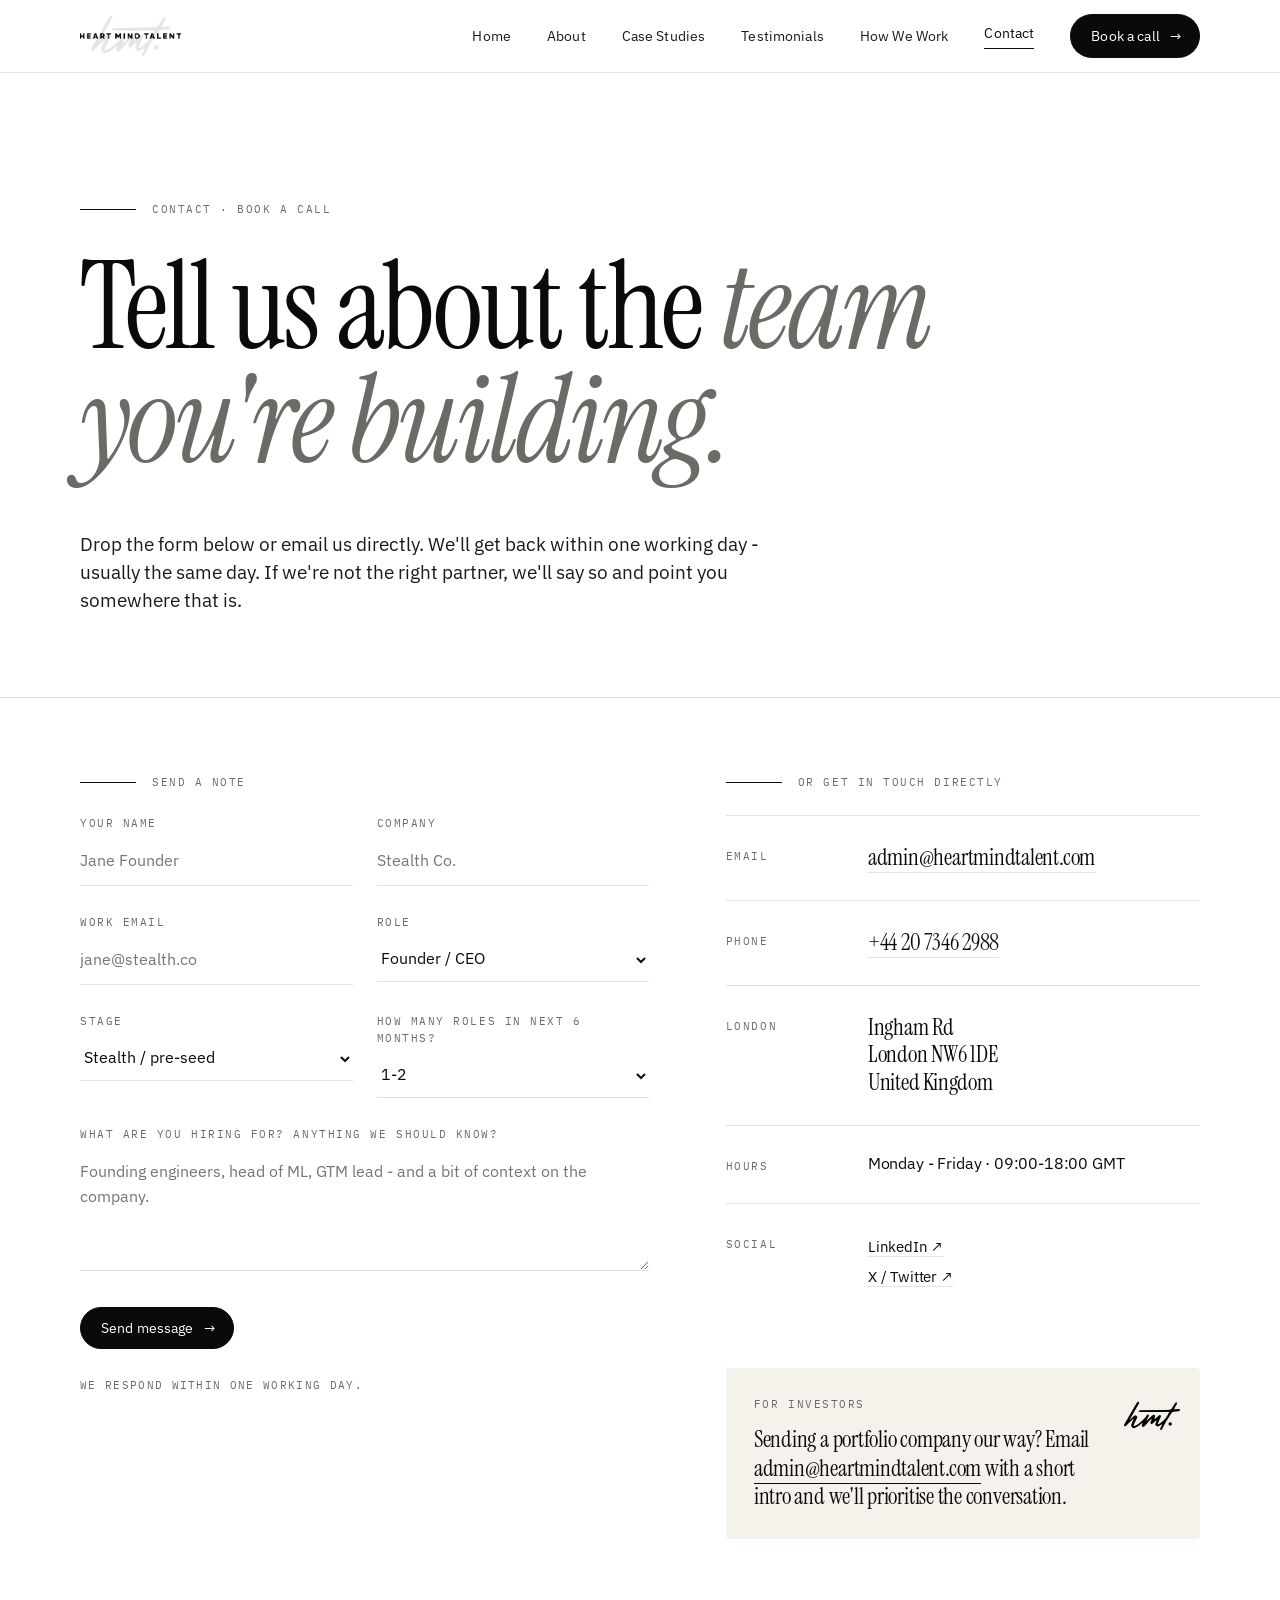
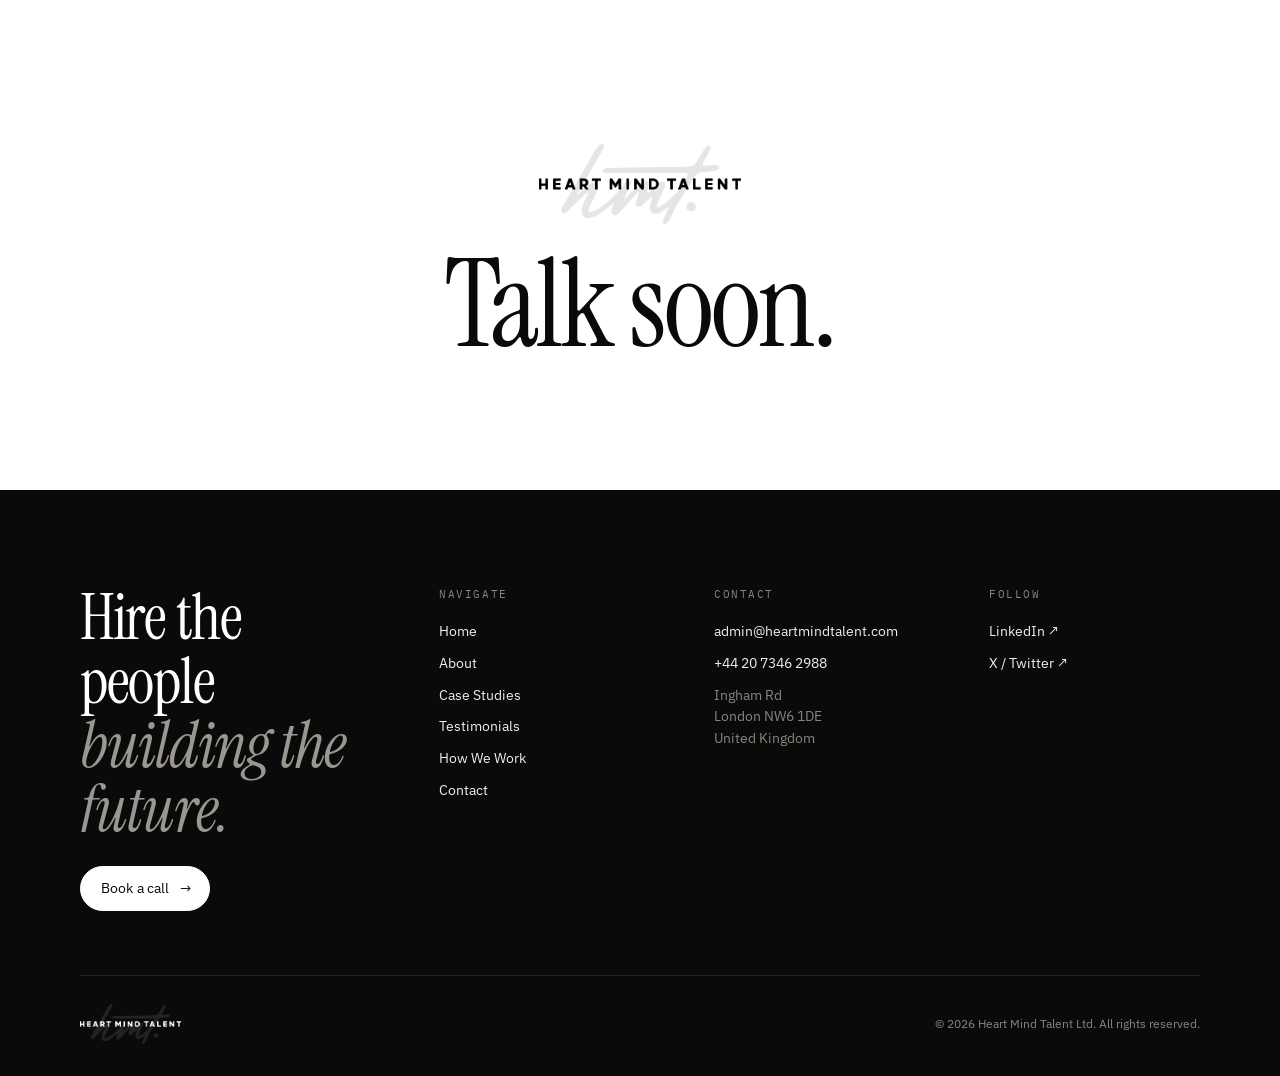
<file: contact.html>
<!doctype html>
<html lang="en">
<head>
<meta charset="utf-8" />
<meta name="viewport" content="width=device-width,initial-scale=1" />
<title>Contact &amp; Book a Call - Heart Mind Talent</title>
<meta name="description" content="Tell us what you're hiring for. Book a 30-minute intro call with Heart Mind Talent." />
<link rel="canonical" href="https://heartmindtalent.com/contact" />
<meta property="og:type" content="website" />
<meta property="og:site_name" content="Heart Mind Talent" />
<meta property="og:title" content="Contact &amp; Book a Call - Heart Mind Talent" />
<meta property="og:description" content="Tell us what you're hiring for. Book a 30-minute intro call with Heart Mind Talent." />
<meta property="og:url" content="https://heartmindtalent.com/contact" />
<meta property="og:image" content="https://heartmindtalent.com/assets/photos/team-couch.jpg" />
<meta property="og:image:width" content="1600" />
<meta property="og:image:height" content="1067" />
<meta name="twitter:card" content="summary_large_image" />
<meta name="twitter:title" content="Contact &amp; Book a Call - Heart Mind Talent" />
<meta name="twitter:description" content="Tell us what you're hiring for. Book a 30-minute intro call with Heart Mind Talent." />
<meta name="twitter:image" content="https://heartmindtalent.com/assets/photos/team-couch.jpg" />
<link rel="preconnect" href="https://fonts.googleapis.com">
<link rel="preconnect" href="https://fonts.gstatic.com" crossorigin>
<link href="https://fonts.googleapis.com/css2?family=Instrument+Serif:ital@0;1&family=IBM+Plex+Sans:wght@300;400;500;600&family=IBM+Plex+Mono:wght@400;500&display=swap" rel="stylesheet">
<link rel="stylesheet" href="assets/styles.css" />
<link rel="icon" type="image/jpeg" href="assets/favicon.jpeg" />
<style>
  .contact-grid {
    display: grid;
    grid-template-columns: 1.2fr 1fr;
    gap: clamp(48px, 6vw, 120px);
    align-items: start;
  }
  @media (max-width: 900px) {
    .contact-grid { grid-template-columns: 1fr; gap: 56px; }
  }
  .detail-row {
    display: grid;
    grid-template-columns: 110px 1fr;
    gap: 32px;
    padding: 28px 0;
    border-top: 1px solid var(--line);
  }
  .detail-row:last-child { border-bottom: 1px solid var(--line); }
  .detail-row .label {
    font-family: var(--mono);
    font-size: 11px;
    letter-spacing: .14em;
    text-transform: uppercase;
    color: var(--muted);
    padding-top: 4px;
  }
  .detail-row .val { font-family: var(--serif); font-size: clamp(20px, 1.8vw, 28px); line-height: 1.2; letter-spacing: -0.01em; }
  .detail-row .val a { border-bottom: 1px solid var(--line); transition: border-color .2s; }
  .detail-row .val a:hover { border-color: var(--ink); }
  .anchor-offset { scroll-margin-top: 96px; }
</style>
<script type="application/ld+json">
{
  "@context": "https://schema.org",
  "@type": "Organization",
  "name": "Heart Mind Talent",
  "legalName": "Heart Mind Talent Ltd",
  "url": "https://heartmindtalent.com/",
  "logo": "https://heartmindtalent.com/assets/photos/team-couch.jpg",
  "description": "Specialist recruiters for foundational tech teams. We hire the first engineers, technical leads and CTOs for AI and tech startups across Europe.",
  "email": "admin@heartmindtalent.com",
  "telephone": "+44-20-7346-2988",
  "address": {
    "@type": "PostalAddress",
    "streetAddress": "Ingham Rd",
    "addressLocality": "London",
    "postalCode": "NW6 1DE",
    "addressCountry": "GB"
  },
  "foundingDate": "2023",
  "sameAs": [
    "https://www.linkedin.com/company/heart-mind-talent-ltd/",
    "https://x.com/HeartMindTalent"
  ]
}
</script>
</head>
<body>

<div data-header></div>

<main>

  <!-- INTRO -->
  <section class="section" style="padding-bottom: clamp(40px, 5vw, 64px);">
    <div class="wrap">
      <div class="kicker-row reveal">
        <span class="line"></span>
        <span class="eyebrow">Contact · Book a call</span>
      </div>
      <h1 class="display reveal" style="max-width: 17ch;">
        Tell us about the <em>team you're building.</em>
      </h1>
      <p class="lede reveal" style="margin-top: clamp(32px, 4vw, 56px); max-width: 64ch;">
        Drop the form below or email us directly. We'll get back within one working day - usually the same day. If we're not the right partner, we'll say so and point you somewhere that is.
      </p>
    </div>
  </section>

  <!-- BOOK / FORM -->
  <section id="book" class="section-tight divider anchor-offset">
    <div class="wrap">
      <div class="contact-grid">

        <!-- FORM -->
        <div class="reveal">
          <div class="kicker-row" style="margin-bottom: 24px;">
            <span class="line"></span>
            <span class="eyebrow">Send a note</span>
          </div>
          <form name="contact" method="POST" data-netlify="true" netlify-honeypot="bot-field" style="display:flex; flex-direction: column; gap: 28px;">
            <input type="hidden" name="form-name" value="contact" />
            <p hidden><label>Don't fill this out: <input name="bot-field" /></label></p>
            <div class="form-row">
              <div class="field">
                <label>Your name</label>
                <input type="text" name="name" required placeholder="Jane Founder" />
              </div>
              <div class="field">
                <label>Company</label>
                <input type="text" name="company" required placeholder="Stealth Co." />
              </div>
            </div>
            <div class="form-row">
              <div class="field">
                <label>Work email</label>
                <input type="email" name="email" required placeholder="jane@stealth.co" />
              </div>
              <div class="field">
                <label>Role</label>
                <select name="role">
                  <option>Founder / CEO</option>
                  <option>CTO / VP Eng</option>
                  <option>Head of Talent / HR</option>
                  <option>Investor</option>
                  <option>Candidate</option>
                  <option>Other</option>
                </select>
              </div>
            </div>
            <div class="form-row">
              <div class="field">
                <label>Stage</label>
                <select name="stage">
                  <option>Stealth / pre-seed</option>
                  <option>Seed</option>
                  <option>Series A</option>
                  <option>Series B</option>
                  <option>Series C+</option>
                </select>
              </div>
              <div class="field">
                <label>How many roles in next 6 months?</label>
                <select name="roles-next-6-months">
                  <option>1-2</option>
                  <option>3-5</option>
                  <option>6-10</option>
                  <option>10+</option>
                  <option>Not sure yet</option>
                </select>
              </div>
            </div>
            <div class="field">
              <label>What are you hiring for? Anything we should know?</label>
              <textarea name="message" placeholder="Founding engineers, head of ML, GTM lead - and a bit of context on the company."></textarea>
            </div>
            <div style="margin-top: 8px;">
              <button type="submit" class="cta">Send message <span class="cta__arrow">→</span></button>
            </div>
            <div class="mono" style="font-size:11px;letter-spacing:.12em;text-transform:uppercase;color:var(--muted);">
              We respond within one working day.
            </div>
          </form>
        </div>

        <!-- DETAILS -->
        <div class="reveal">
          <div class="kicker-row" style="margin-bottom: 24px;">
            <span class="line"></span>
            <span class="eyebrow">Or get in touch directly</span>
          </div>
          <div class="detail-row">
            <div class="label">Email</div>
            <div class="val"><a href="mailto:admin@heartmindtalent.com">admin@heartmindtalent.com</a></div>
          </div>
          <div class="detail-row">
            <div class="label">Phone</div>
            <div class="val"><a href="tel:+442073462988">+44 20 7346 2988</a></div>
          </div>
          <div class="detail-row">
            <div class="label">London</div>
            <div class="val">Ingham Rd<br/>London NW6 1DE<br/>United Kingdom</div>
          </div>
          <div class="detail-row">
            <div class="label">Hours</div>
            <div class="val" style="font-family: var(--sans); font-size: 16px;">Monday - Friday · 09:00-18:00 GMT</div>
          </div>
          <div class="detail-row">
            <div class="label">Social</div>
            <div class="val" style="font-family: var(--sans); font-size: 15px; line-height: 2;">
              <a href="https://www.linkedin.com/company/heart-mind-talent-ltd/" target="_blank" rel="noopener">LinkedIn ↗</a><br/>
              <a href="https://x.com/HeartMindTalent" target="_blank" rel="noopener">X / Twitter ↗</a>
            </div>
          </div>

          <div style="margin-top: 48px; padding: 28px; background: var(--paper); border-radius: 4px; position: relative;">
            <img src="assets/hmt-mark.jpg" alt="" class="hmt-mark hmt-mark--sm" style="position:absolute; top: 20px; right: 20px;" />
            <div class="mono" style="font-size:11px;letter-spacing:.14em;text-transform:uppercase;color:var(--muted);margin-bottom:12px;">
              For investors
            </div>
            <div style="font-family: var(--serif); font-size: clamp(20px, 1.8vw, 26px); line-height: 1.25; letter-spacing: -0.01em; max-width: calc(100% - 72px);">
              Sending a portfolio company our way? Email <a href="mailto:admin@heartmindtalent.com" style="border-bottom: 1px solid var(--ink);">admin@heartmindtalent.com</a> with a short intro and we'll prioritise the conversation.
            </div>
          </div>
        </div>

      </div>
    </div>
  </section>

  <!-- CLOSE -->
  <section class="section">
    <div class="wrap reveal" style="text-align: center;">
      <div class="reveal" style="margin-bottom: 24px; display: flex; justify-content: center;">
        <img src="assets/logo.png" alt="Heart Mind Talent" class="logo-img logo-img--xxl" />
      </div>
      <h2 class="display" style="max-width: 18ch; margin: 0 auto;">
        Talk soon.
      </h2>
    </div>
  </section>

</main>

<div data-footer></div>
<script src="assets/partials.js"></script>
</body>
</html>
</file>
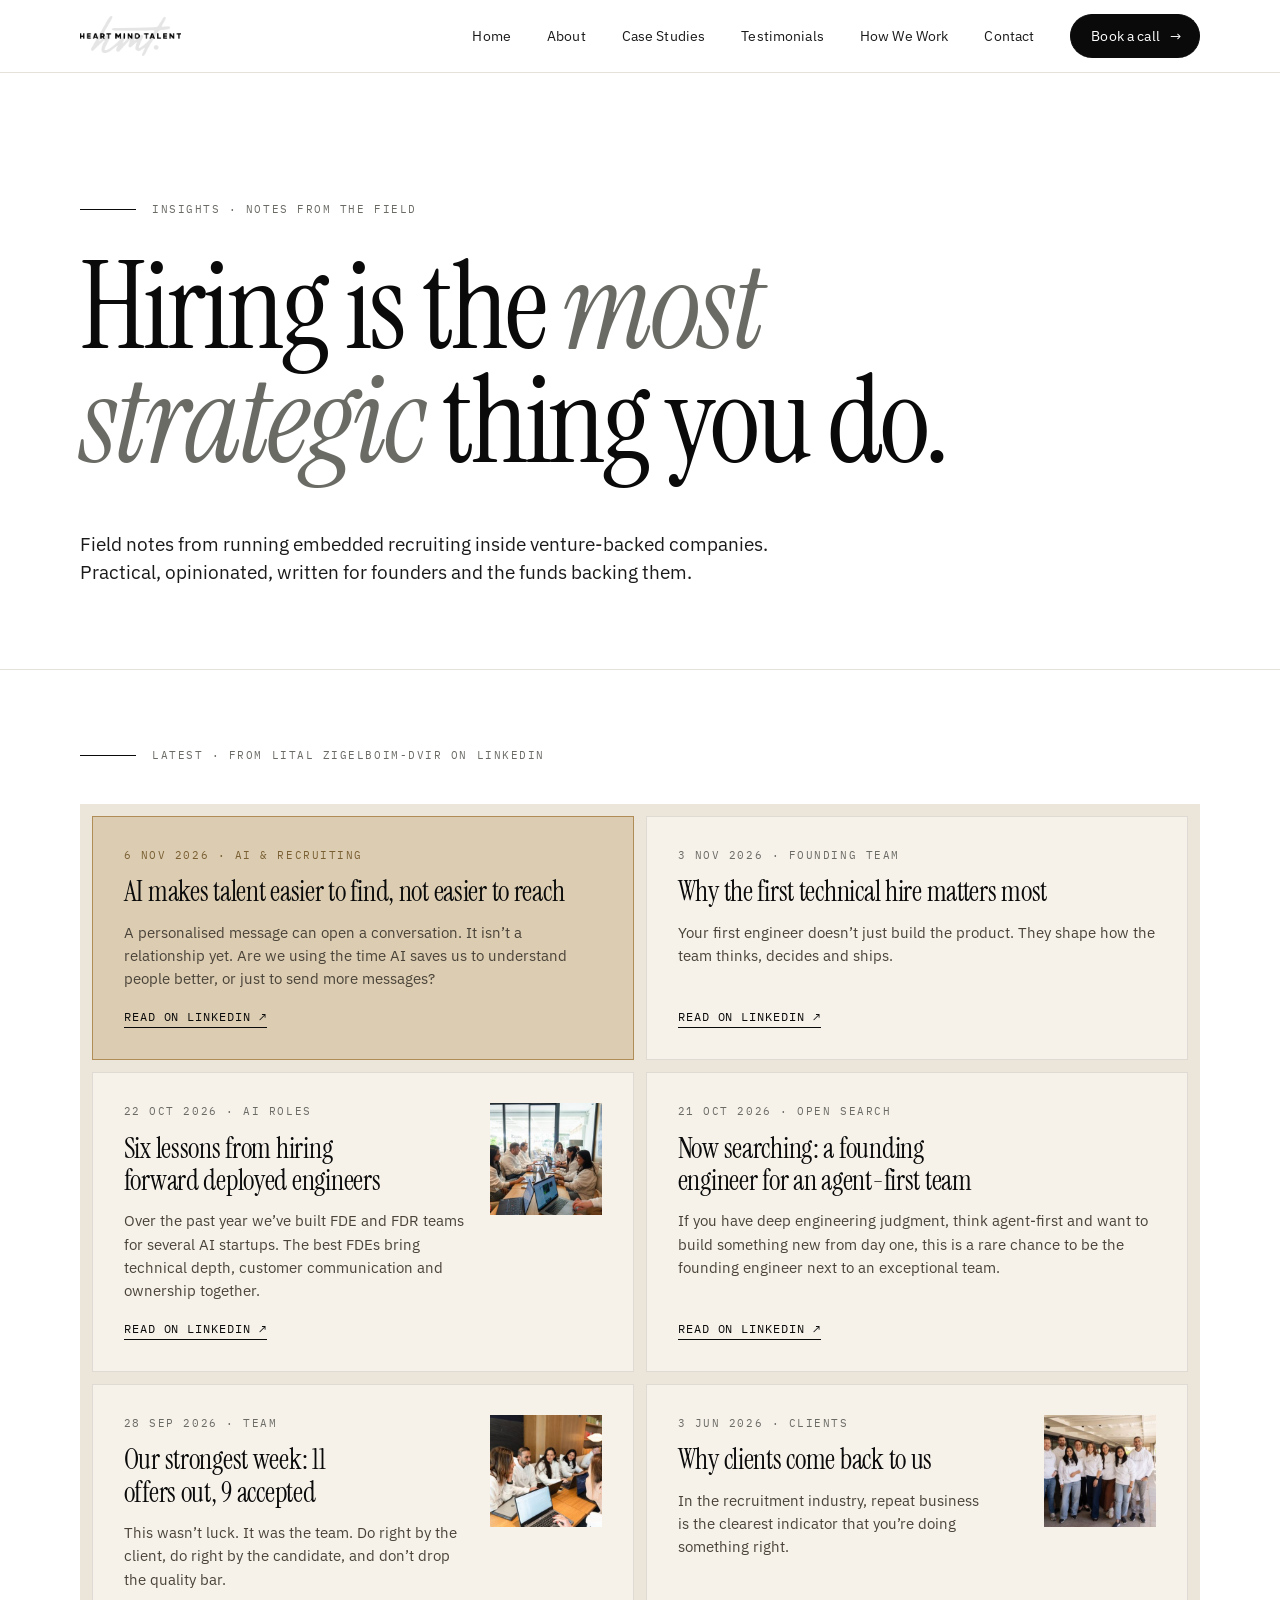
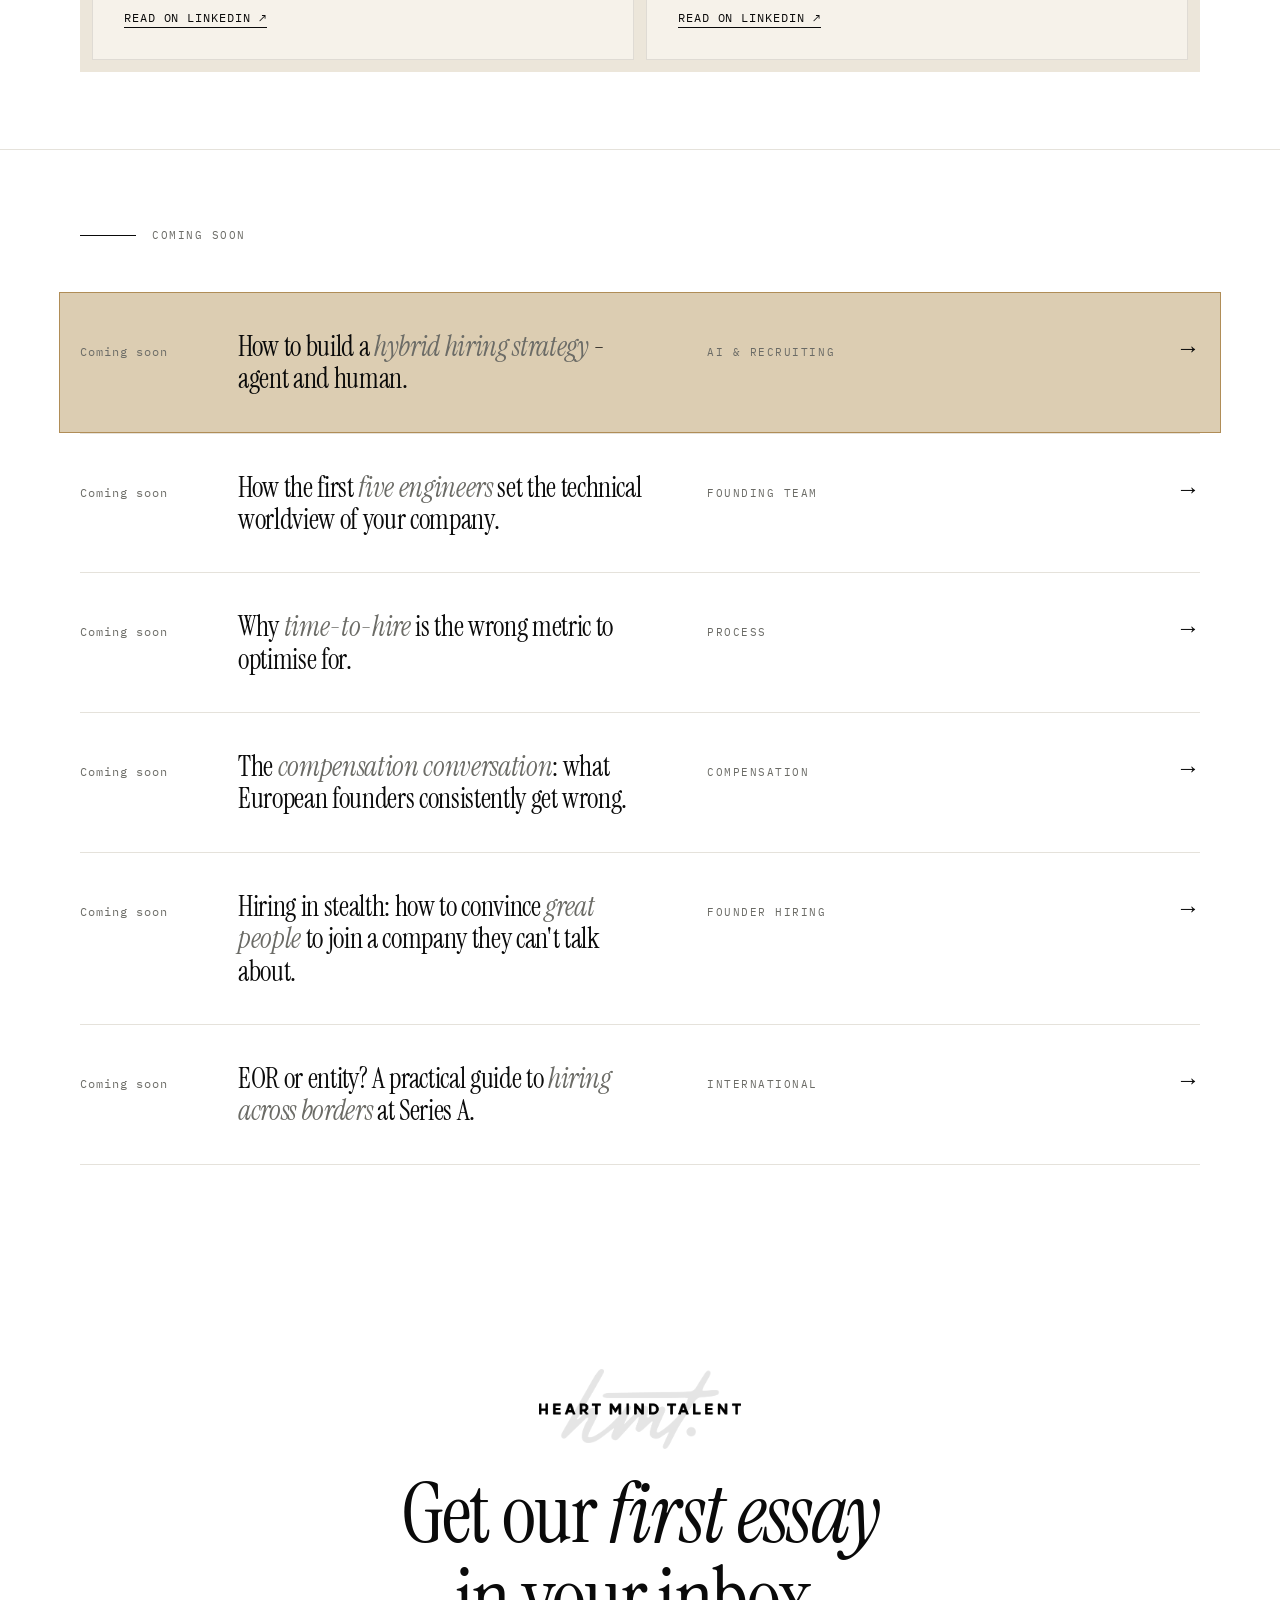
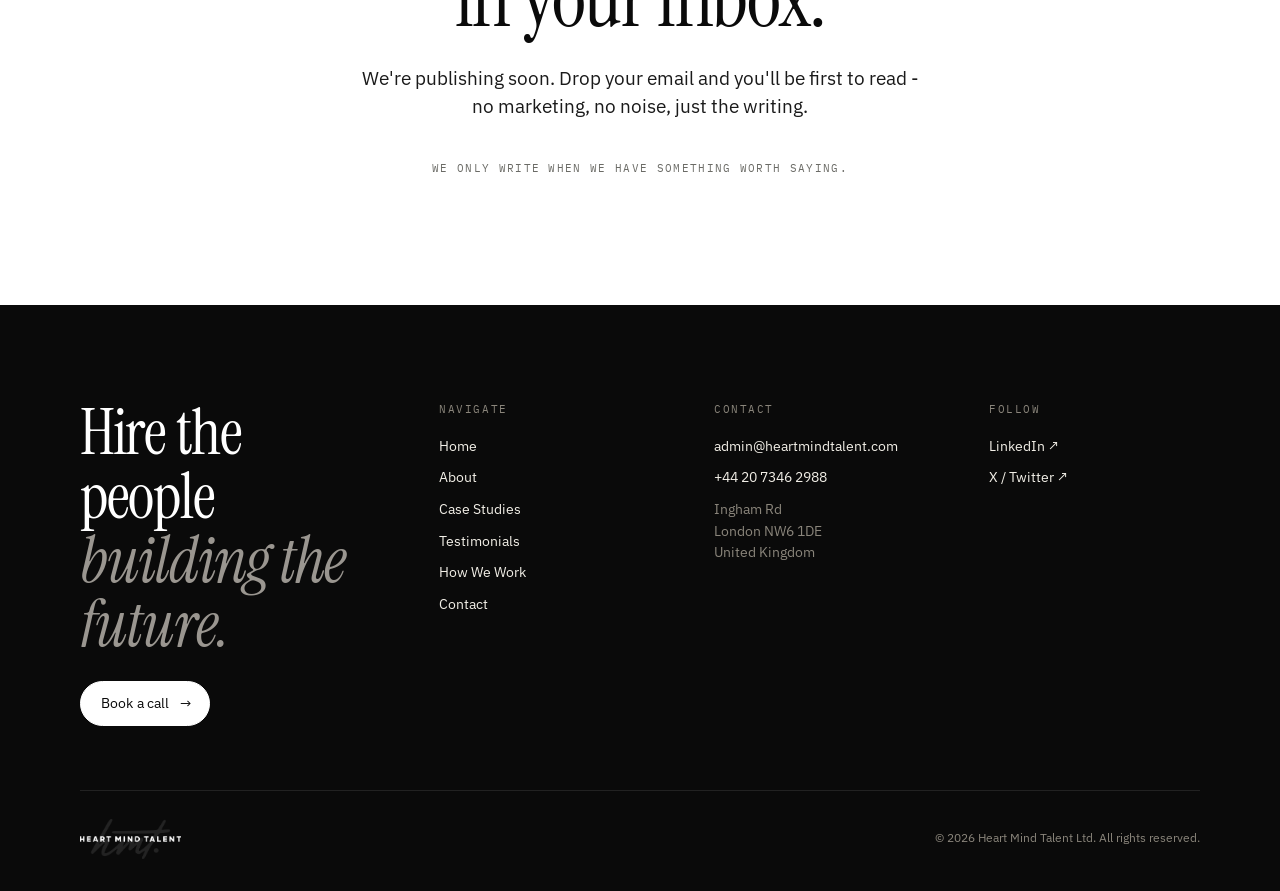
<file: insights.html>
<!doctype html>
<html lang="en">
<head>
<meta charset="utf-8" />
<meta name="viewport" content="width=device-width,initial-scale=1" />
<title>Insights - Heart Mind Talent</title>
<meta name="description" content="Notes from the field on hiring, talent strategy, and building teams at venture-backed tech companies." />
<link rel="canonical" href="https://heartmindtalent.com/insights" />
<meta property="og:type" content="website" />
<meta property="og:site_name" content="Heart Mind Talent" />
<meta property="og:title" content="Insights - Heart Mind Talent" />
<meta property="og:description" content="Notes from the field on hiring, talent strategy, and building teams at venture-backed tech companies." />
<meta property="og:url" content="https://heartmindtalent.com/insights" />
<meta property="og:image" content="https://heartmindtalent.com/assets/photos/team-couch.jpg" />
<meta property="og:image:width" content="1600" />
<meta property="og:image:height" content="1067" />
<meta name="twitter:card" content="summary_large_image" />
<meta name="twitter:title" content="Insights - Heart Mind Talent" />
<meta name="twitter:description" content="Notes from the field on hiring, talent strategy, and building teams at venture-backed tech companies." />
<meta name="twitter:image" content="https://heartmindtalent.com/assets/photos/team-couch.jpg" />
<link rel="preconnect" href="https://fonts.googleapis.com">
<link rel="preconnect" href="https://fonts.gstatic.com" crossorigin>
<link href="https://fonts.googleapis.com/css2?family=Instrument+Serif:ital@0;1&family=IBM+Plex+Sans:wght@300;400;500;600&family=IBM+Plex+Mono:wght@400;500&display=swap" rel="stylesheet">
<link rel="stylesheet" href="assets/styles.css" />
<link rel="icon" type="image/jpeg" href="assets/favicon.jpeg" />
<style>
  .post {
    display: grid;
    grid-template-columns: 110px 1fr 1fr auto;
    gap: 48px;
    align-items: baseline;
    padding: 36px 0;
    border-top: 1px solid var(--line);
    cursor: pointer;
    transition: padding-left .25s;
  }
  .post:hover { padding-left: 12px; }
  .post:last-child { border-bottom: 1px solid var(--line); }
  .post .date {
    font-family: var(--mono);
    font-size: 12px;
    letter-spacing: .08em;
    color: var(--muted);
  }
  .post .title {
    font-family: var(--serif);
    font-size: clamp(22px, 2.2vw, 32px);
    line-height: 1.15;
    letter-spacing: -0.012em;
  }
  .post .title em { font-style: italic; color: var(--muted); }
  .post .topic {
    font-family: var(--mono);
    font-size: 11px;
    letter-spacing: .14em;
    text-transform: uppercase;
    color: var(--muted);
  }
  .post .arrow {
    font-family: var(--serif);
    font-size: 24px;
    color: var(--ink);
    transition: transform .25s;
  }
  .post:hover .arrow { transform: translate(6px, -2px); }
  @media (max-width: 820px) {
    .post { grid-template-columns: 1fr auto; gap: 8px; padding: 24px 0; }
    .post .date { grid-column: 1 / -1; order: 0; }
    .post .title { grid-column: 1 / -1; order: 1; }
    .post .topic { display: none; }
    .post .arrow { display: none; }
  }

  /* v-diagram restyle: highlight the agent + human post */
  .post.post--hl{background:#DCCDB2;border:1px solid #B08D57;padding-left:20px;padding-right:20px;margin-left:-21px;margin-right:-21px;}

  /* LinkedIn post cards */
  .li-grid{display:grid;grid-template-columns:repeat(2,minmax(0,1fr));gap:12px;background:#ECE6DA;padding:12px;}
  @media (max-width:820px){.li-grid{grid-template-columns:1fr;}}
  .li-card{background:#F6F2EA;border:1px solid rgba(21,21,21,.10);padding:clamp(22px,2.4vw,32px);display:grid;grid-template-columns:minmax(0,1fr);gap:20px;min-width:0;}
  .li-card--img{grid-template-columns:minmax(0,1fr) 112px;}
  .li-card--hl{background:#DCCDB2;border-color:#B08D57;}
  .li-card__body{display:flex;flex-direction:column;gap:12px;min-width:0;}
  .li-card__meta{font-family:var(--mono);font-size:11px;letter-spacing:.14em;text-transform:uppercase;color:var(--muted);}
  .li-card--hl .li-card__meta{color:#7A5F33;}
  .li-card__title{font-family:var(--serif);font-weight:400;font-size:clamp(24px,2.2vw,30px);line-height:1.15;letter-spacing:-0.01em;margin:0;}
  .li-card__ex{font-size:15px;line-height:1.55;color:#4A4339;margin:0;}
  .li-card__link{margin-top:auto;padding-top:6px;font-family:var(--mono);font-size:12px;letter-spacing:.08em;text-transform:uppercase;color:var(--ink);text-decoration:none;border-bottom:1px solid currentColor;align-self:flex-start;}
  .li-card__link span{display:inline-block;transition:transform .2s;}
  .li-card__link:hover span{transform:translate(2px,-2px);}
  .li-card__img{width:112px;height:112px;overflow:hidden;background:#ECE6DA;}
  .li-card__img img{width:100%;height:100%;object-fit:cover;display:block;}
  @media (max-width:480px){.li-card--img{grid-template-columns:minmax(0,1fr) 84px;gap:14px;}.li-card__img{width:84px;height:84px;}}
  /* keep highlighted placeholder row inside the page on small screens */
  @media (max-width:767px){.post.post--hl{margin-left:0;margin-right:0;padding-left:14px;padding-right:14px;}}
</style>
<script type="application/ld+json">
{
  "@context": "https://schema.org",
  "@type": "Organization",
  "name": "Heart Mind Talent",
  "legalName": "Heart Mind Talent Ltd",
  "url": "https://heartmindtalent.com/",
  "logo": "https://heartmindtalent.com/assets/photos/team-couch.jpg",
  "description": "Specialist recruiters for foundational tech teams. We hire the first engineers, technical leads and CTOs for AI and tech startups across Europe.",
  "email": "admin@heartmindtalent.com",
  "telephone": "+44-20-7346-2988",
  "address": {
    "@type": "PostalAddress",
    "streetAddress": "Ingham Rd",
    "addressLocality": "London",
    "postalCode": "NW6 1DE",
    "addressCountry": "GB"
  },
  "foundingDate": "2023",
  "sameAs": [
    "https://www.linkedin.com/company/heart-mind-talent-ltd/",
    "https://x.com/HeartMindTalent"
  ]
}
</script>
</head>
<body>

<div data-header></div>

<main>

  <!-- INTRO -->
  <section class="section" style="padding-bottom: clamp(40px, 5vw, 64px);">
    <div class="wrap">
      <div class="kicker-row reveal">
        <span class="line"></span>
        <span class="eyebrow">Insights · Notes from the field</span>
      </div>
      <h1 class="display reveal" style="max-width: 17ch;">
        Hiring is the <em>most strategic</em> thing you do.
      </h1>
      <p class="lede reveal" style="margin-top: clamp(32px, 4vw, 56px); max-width: 64ch;">
        Field notes from running embedded recruiting inside venture-backed companies. Practical, opinionated, written for founders and the funds backing them.
      </p>
    </div>
  </section>

  <!-- FROM LINKEDIN: recent posts by the founder -->
  <section class="section-tight divider" id="linkedin-posts">
    <div class="wrap">
      <div class="kicker-row reveal" style="margin-bottom: 0;">
        <span class="line"></span>
        <span class="eyebrow">Latest · From Lital Zigelboim-Dvir on LinkedIn</span>
      </div>
      <div class="li-grid reveal" style="margin-top: 40px;">
          <article class="li-card li-card--hl">
            <div class="li-card__body">
              <div class="li-card__meta">6 Nov 2026 · AI &amp; recruiting</div>
              <h3 class="li-card__title">AI makes talent easier to find, not easier to reach</h3>
              <p class="li-card__ex">A personalised message can open a conversation. It isn’t a relationship yet. Are we using the time AI saves us to understand people better, or just to send more messages?</p>
              <a class="li-card__link" href="https://www.linkedin.com/posts/lital-zigelboim-dvir-4a80ab5_airecruitment-talentacquisition-startuphiring-activity-7524419617432182784-NOlS" target="_blank" rel="noopener">Read on LinkedIn <span>↗</span></a>
            </div>
          </article>
          <article class="li-card">
            <div class="li-card__body">
              <div class="li-card__meta">3 Nov 2026 · Founding team</div>
              <h3 class="li-card__title">Why the first technical hire matters most</h3>
              <p class="li-card__ex">Your first engineer doesn’t just build the product. They shape how the team thinks, decides and ships.</p>
              <a class="li-card__link" href="https://www.linkedin.com/posts/lital-zigelboim-dvir-4a80ab5_aistartups-hiring-foundingteam-activity-7523360811298242560-BTEA" target="_blank" rel="noopener">Read on LinkedIn <span>↗</span></a>
            </div>
          </article>
          <article class="li-card li-card--img">
            <div class="li-card__body">
              <div class="li-card__meta">22 Oct 2026 · AI roles</div>
              <h3 class="li-card__title">Six lessons from hiring forward deployed engineers</h3>
              <p class="li-card__ex">Over the past year we’ve built FDE and FDR teams for several AI startups. The best FDEs bring technical depth, customer communication and ownership together.</p>
              <a class="li-card__link" href="https://www.linkedin.com/posts/lital-zigelboim-dvir-4a80ab5_ai-hiring-forwarddeployedengineers-activity-7518987165062856704-3_2x" target="_blank" rel="noopener">Read on LinkedIn <span>↗</span></a>
            </div>
            <div class="li-card__img"><img src="assets/photos/li-fde.jpg" alt="" loading="lazy" decoding="async" /></div>
          </article>
          <article class="li-card">
            <div class="li-card__body">
              <div class="li-card__meta">21 Oct 2026 · Open search</div>
              <h3 class="li-card__title">Now searching: a founding engineer for an agent-first team</h3>
              <p class="li-card__ex">If you have deep engineering judgment, think agent-first and want to build something new from day one, this is a rare chance to be the founding engineer next to an exceptional team.</p>
              <a class="li-card__link" href="https://www.linkedin.com/posts/lital-zigelboim-dvir-4a80ab5_foundingengineer-ai-agents-activity-7518650580098134016-BjJs" target="_blank" rel="noopener">Read on LinkedIn <span>↗</span></a>
            </div>
          </article>
          <article class="li-card li-card--img">
            <div class="li-card__body">
              <div class="li-card__meta">28 Sep 2026 · Team</div>
              <h3 class="li-card__title">Our strongest week: 11 offers out, 9 accepted</h3>
              <p class="li-card__ex">This wasn’t luck. It was the team. Do right by the client, do right by the candidate, and don’t drop the quality bar.</p>
              <a class="li-card__link" href="https://www.linkedin.com/posts/lital-zigelboim-dvir-4a80ab5_hiring-startups-aihiring-activity-7510331479063830528-RX4I" target="_blank" rel="noopener">Read on LinkedIn <span>↗</span></a>
            </div>
            <div class="li-card__img"><img src="assets/photos/li-strongest-week.jpg" alt="" loading="lazy" decoding="async" /></div>
          </article>
          <article class="li-card li-card--img">
            <div class="li-card__body">
              <div class="li-card__meta">3 Jun 2026 · Clients</div>
              <h3 class="li-card__title">Why clients come back to us</h3>
              <p class="li-card__ex">In the recruitment industry, repeat business is the clearest indicator that you’re doing something right.</p>
              <a class="li-card__link" href="https://www.linkedin.com/posts/lital-zigelboim-dvir-4a80ab5_techrecruitment-startuphiring-talentacquisition-activity-7467876270974996480-d-zL" target="_blank" rel="noopener">Read on LinkedIn <span>↗</span></a>
            </div>
            <div class="li-card__img"><img src="assets/photos/li-clients-back.jpg" alt="" loading="lazy" decoding="async" /></div>
          </article>
      </div>
    </div>
  </section>

  <!-- POST LIST (placeholder) -->
  <section class="section-tight divider">
    <div class="wrap">
      <div class="kicker-row reveal" style="margin-bottom: 0;">
        <span class="line"></span>
        <span class="eyebrow">Coming soon</span>
      </div>

      <div class="reveal" style="margin-top: 48px;">
        <article class="post post--hl">
          <span class="date">Coming soon</span>
          <span class="title">How to build a <em>hybrid hiring strategy</em> - agent and human.</span>
          <span class="topic">AI &amp; recruiting</span>
          <span class="arrow">→</span>
        </article>
        <article class="post">
          <span class="date">Coming soon</span>
          <span class="title">How the first <em>five engineers</em> set the technical worldview of your company.</span>
          <span class="topic">Founding team</span>
          <span class="arrow">→</span>
        </article>
        <article class="post">
          <span class="date">Coming soon</span>
          <span class="title">Why <em>time-to-hire</em> is the wrong metric to optimise for.</span>
          <span class="topic">Process</span>
          <span class="arrow">→</span>
        </article>
        <article class="post">
          <span class="date">Coming soon</span>
          <span class="title">The <em>compensation conversation</em>: what European founders consistently get wrong.</span>
          <span class="topic">Compensation</span>
          <span class="arrow">→</span>
        </article>
        <article class="post">
          <span class="date">Coming soon</span>
          <span class="title">Hiring in stealth: how to convince <em>great people</em> to join a company they can't talk about.</span>
          <span class="topic">Founder hiring</span>
          <span class="arrow">→</span>
        </article>
        <article class="post">
          <span class="date">Coming soon</span>
          <span class="title">EOR or entity? A practical guide to <em>hiring across borders</em> at Series A.</span>
          <span class="topic">International</span>
          <span class="arrow">→</span>
        </article>
      </div>
    </div>
  </section>

  <!-- NEWSLETTER -->
  <section class="section">
    <div class="wrap" style="max-width: 900px; text-align: center;" class="reveal">
      <div class="reveal" style="margin-bottom: 24px; display: flex; justify-content: center;">
        <img src="assets/logo.png" alt="Heart Mind Talent" class="logo-img logo-img--xxl" />
      </div>
      <h2 class="h-xl" style="max-width: 18ch; margin: 0 auto;">
        Get our <em>first essay</em> in your inbox.
      </h2>
      <p class="lede" style="margin: 24px auto 0; max-width: 52ch;">
        We're publishing soon. Drop your email and you'll be first to read - no marketing, no noise, just the writing.
      </p>
      <div id="beehiiv-subscribe" style="max-width: 480px; margin: 40px auto 0;">
        <script async src="https://subscribe-forms.beehiiv.com/v3/loader.js" data-beehiiv-form="3a1df576-1486-4359-aadd-7efec6613b88"></script>
      </div>
      <div class="mono" style="font-size:11px;letter-spacing:.12em;text-transform:uppercase;color:var(--muted);margin-top:20px;">
        We only write when we have something worth saying.
      </div>
    </div>
  </section>

</main>

<div data-footer></div>
<script src="assets/partials.js"></script>
</body>
</html>
</file>
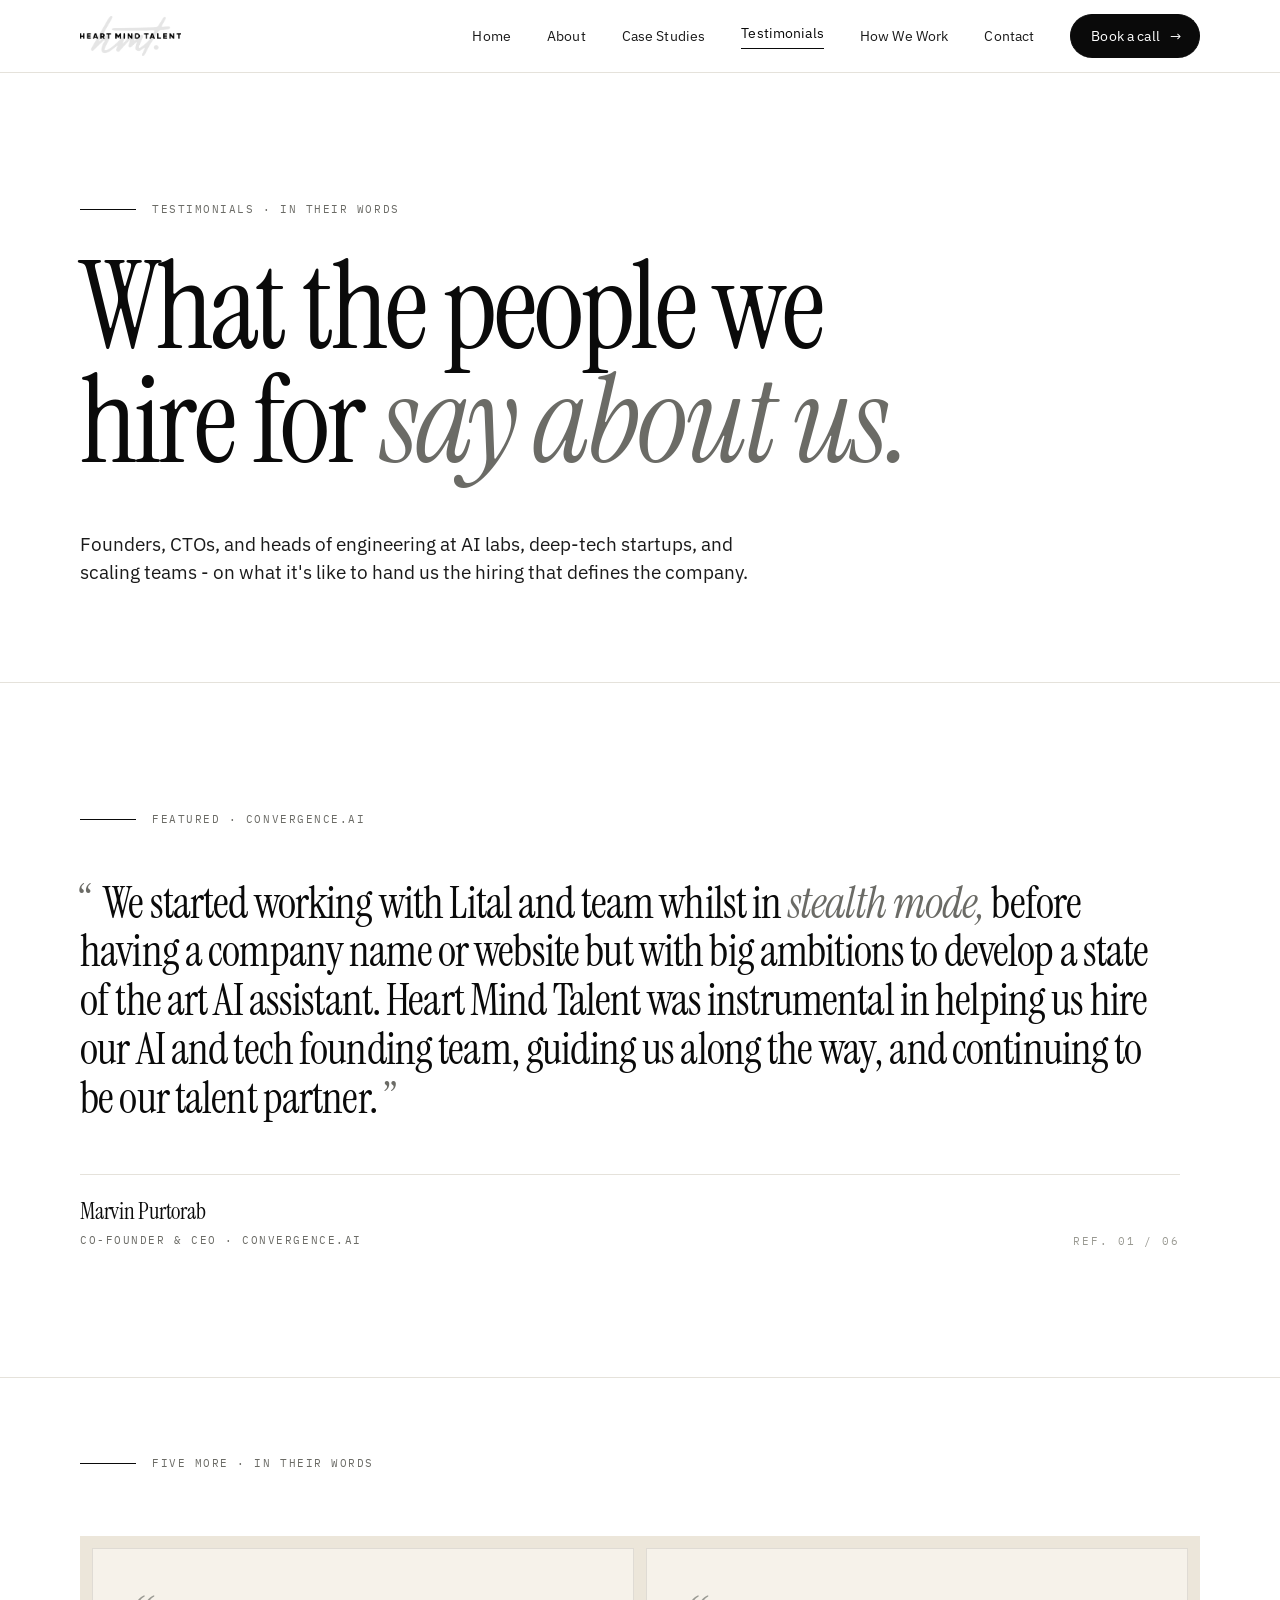
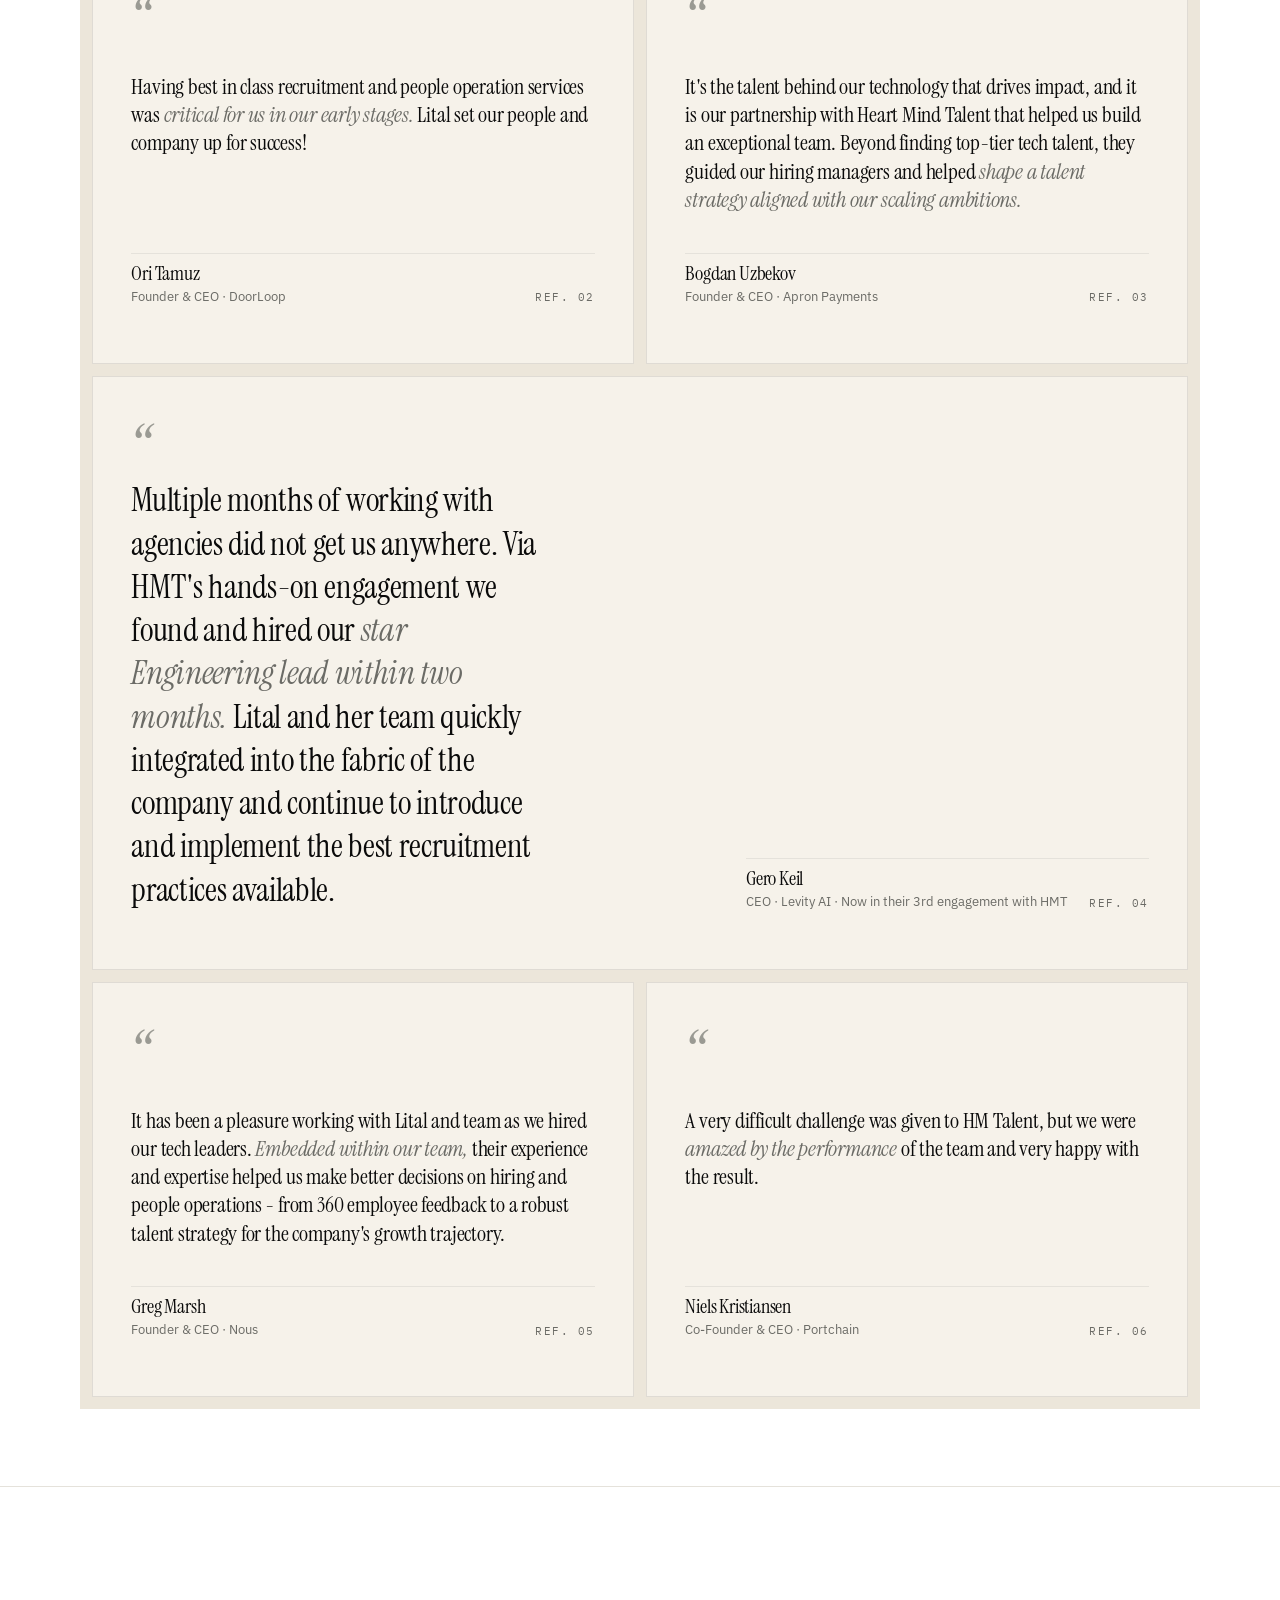
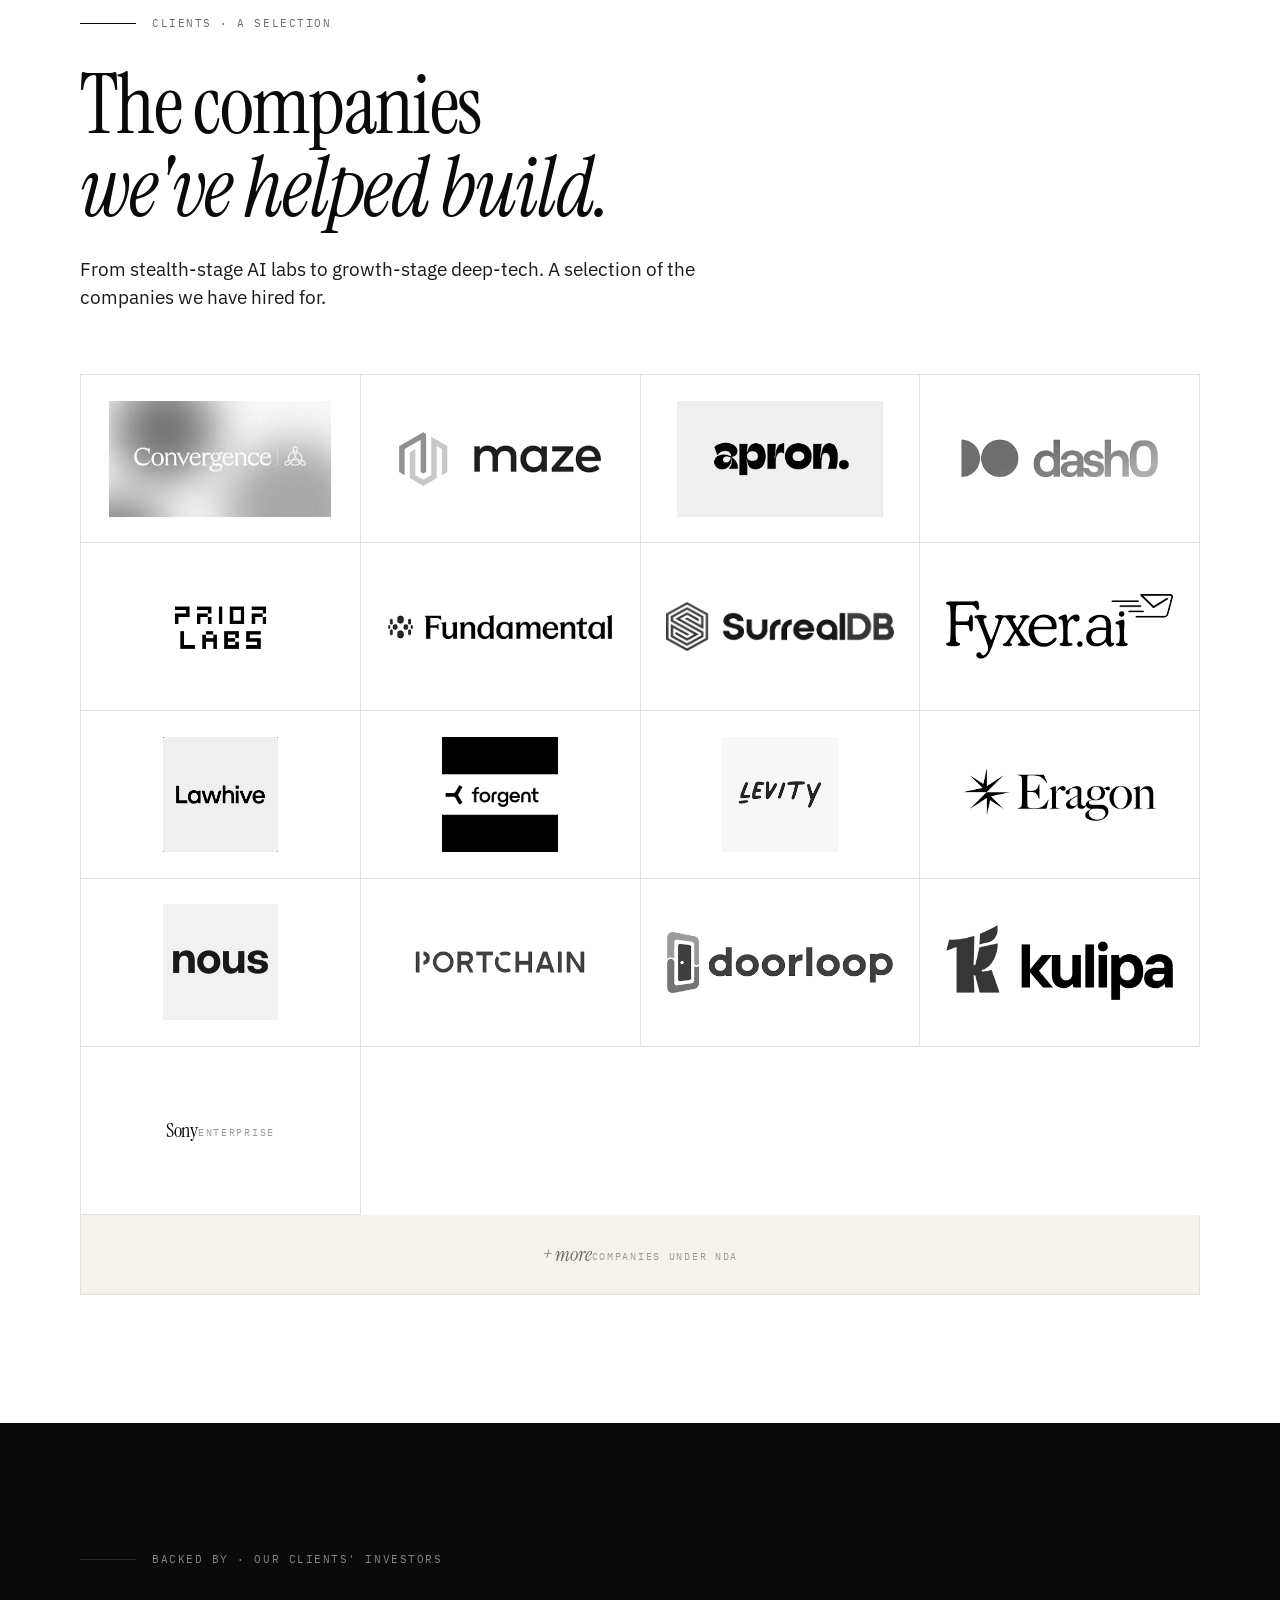
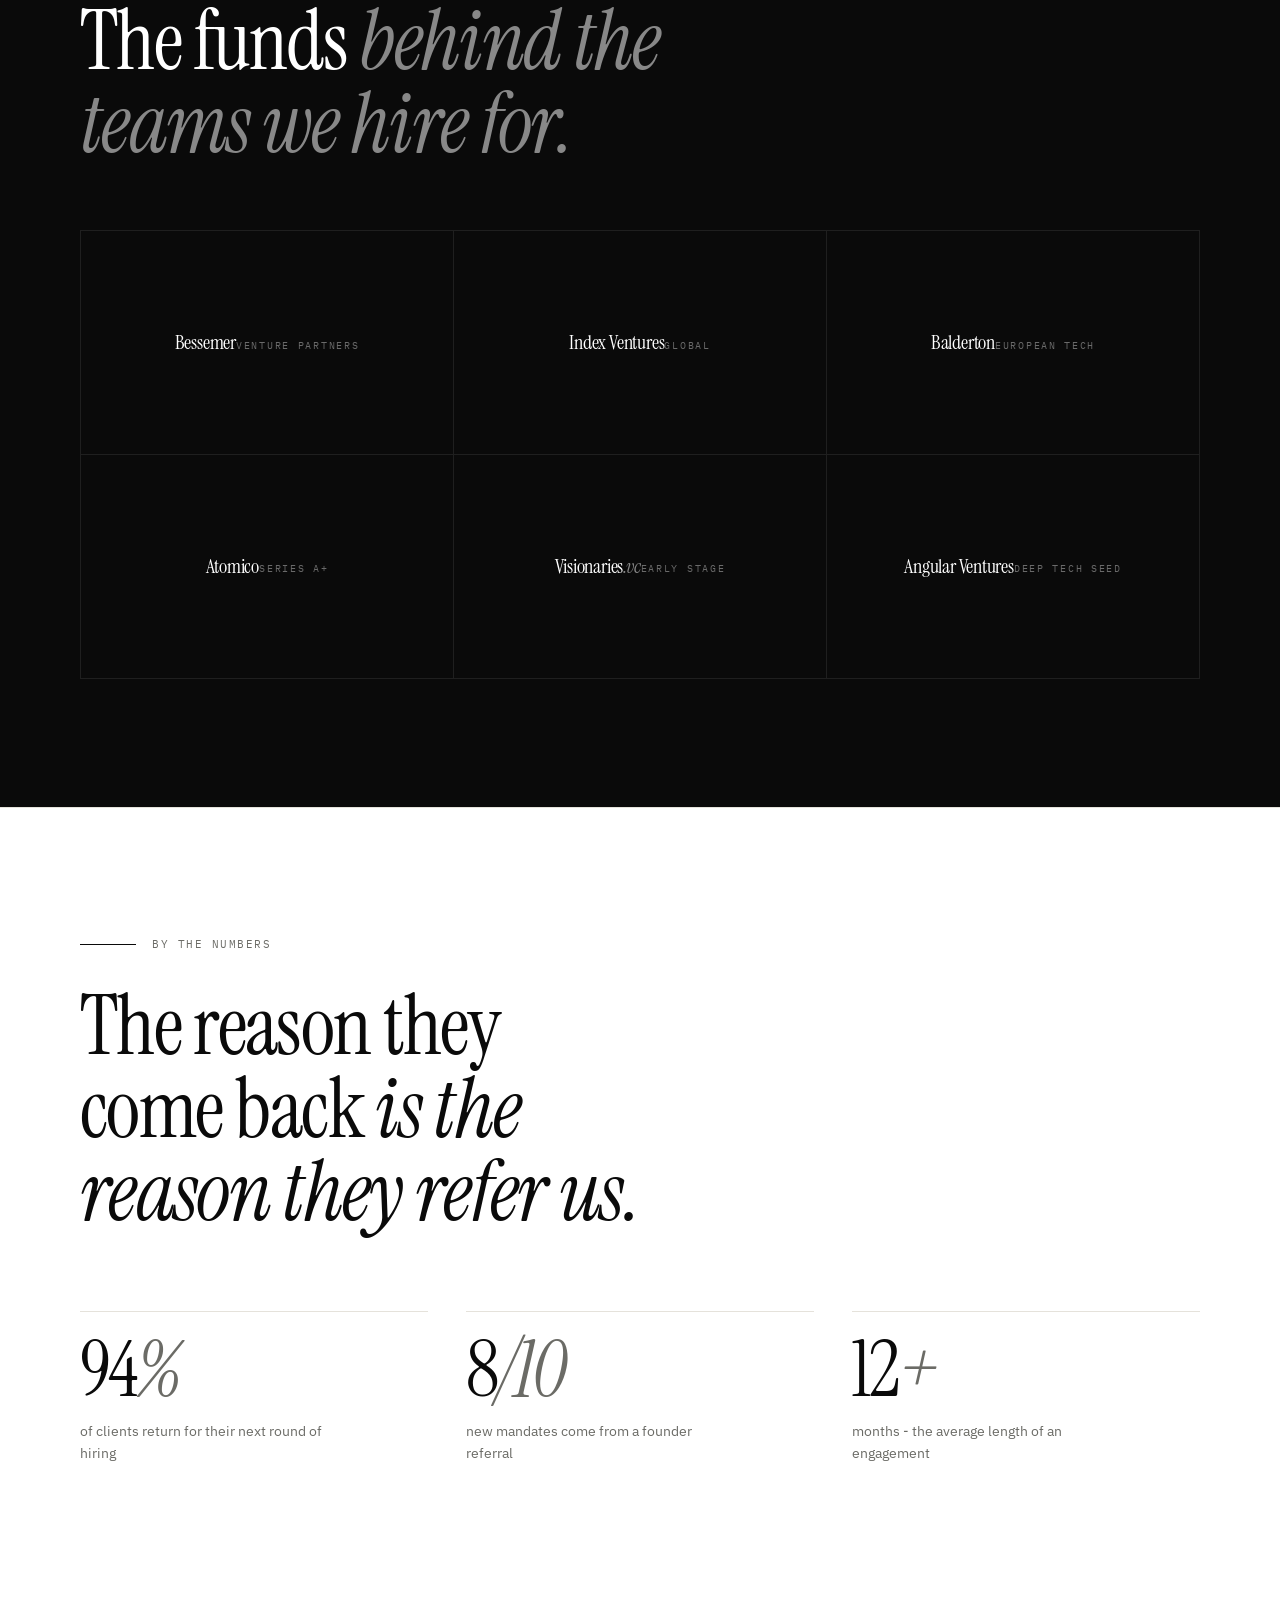
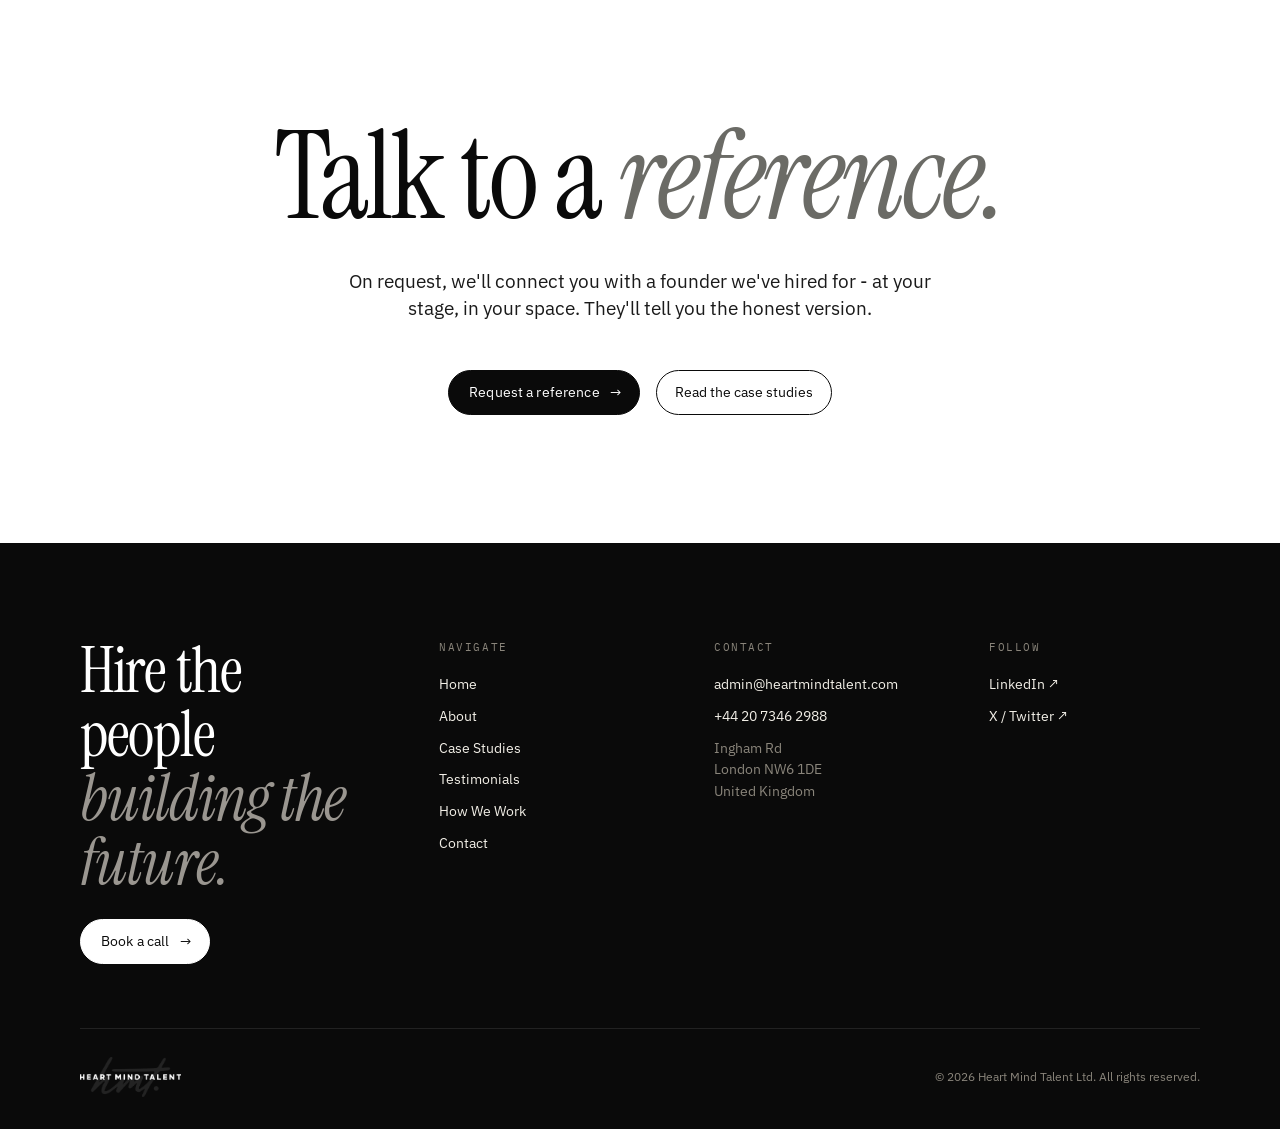
<file: testimonials.html>
<!doctype html>
<html lang="en">
<head>
<meta charset="utf-8" />
<meta name="viewport" content="width=device-width,initial-scale=1" />
<title>Testimonials - Heart Mind Talent</title>
<meta name="description" content="What founders and tech leaders say about working with Heart Mind Talent - from stealth-stage AI labs to scale-up engineering teams." />
<link rel="canonical" href="https://heartmindtalent.com/testimonials" />
<meta property="og:type" content="website" />
<meta property="og:site_name" content="Heart Mind Talent" />
<meta property="og:title" content="Testimonials - Heart Mind Talent" />
<meta property="og:description" content="What founders and tech leaders say about working with Heart Mind Talent - from stealth-stage AI labs to scale-up engineering teams." />
<meta property="og:url" content="https://heartmindtalent.com/testimonials" />
<meta property="og:image" content="https://heartmindtalent.com/assets/photos/team-couch.jpg" />
<meta property="og:image:width" content="1600" />
<meta property="og:image:height" content="1067" />
<meta name="twitter:card" content="summary_large_image" />
<meta name="twitter:title" content="Testimonials - Heart Mind Talent" />
<meta name="twitter:description" content="What founders and tech leaders say about working with Heart Mind Talent - from stealth-stage AI labs to scale-up engineering teams." />
<meta name="twitter:image" content="https://heartmindtalent.com/assets/photos/team-couch.jpg" />
<link rel="preconnect" href="https://fonts.googleapis.com">
<link rel="preconnect" href="https://fonts.gstatic.com" crossorigin>
<link href="https://fonts.googleapis.com/css2?family=Instrument+Serif:ital@0;1&family=IBM+Plex+Sans:wght@300;400;500;600&family=IBM+Plex+Mono:wght@400;500&display=swap" rel="stylesheet">
<link rel="stylesheet" href="assets/styles.css" />
<link rel="icon" type="image/jpeg" href="assets/favicon.jpeg" />
<style>
  /* Featured testimonial */
  .feature-quote {
    display: block;
    max-width: 1100px;
  }
  .feature-quote__body p {
    font-family: var(--serif);
    font-size: clamp(28px, 3.4vw, 52px);
    line-height: 1.12;
    letter-spacing: -0.02em;
    margin: 0;
    text-wrap: pretty;
  }
  .feature-quote__body p em { font-style: italic; color: var(--muted); }
  .feature-quote__body p::before {
    content: "\201C";
    font-family: var(--serif);
    font-size: 1em;
    color: var(--muted);
    margin-right: 4px;
  }
  .feature-quote__body p::after {
    content: "\201D";
    font-family: var(--serif);
    color: var(--muted);
  }
  .feature-quote__attr {
    margin-top: clamp(32px, 4vw, 56px);
    display: grid;
    grid-template-columns: minmax(0, 1fr) auto;
    gap: 24px;
    align-items: end;
    border-top: 1px solid var(--line);
    padding-top: 24px;
  }
  .feature-quote__attr > div { min-width: 0; }
  @media (max-width: 600px) {
    .feature-quote__attr { grid-template-columns: 1fr; gap: 12px; }
    .feature-quote__attr .ref { text-align: left; }
  }
  .feature-quote__attr .who {
    font-family: var(--serif);
    font-size: clamp(22px, 1.8vw, 28px);
    line-height: 1.1;
    letter-spacing: -0.01em;
  }
  .feature-quote__attr .where {
    font-family: var(--mono);
    font-size: 11px;
    letter-spacing: .14em;
    text-transform: uppercase;
    color: var(--muted);
    margin-top: 8px;
  }
  .feature-quote__attr .ref {
    font-family: var(--mono);
    font-size: 10.5px;
    letter-spacing: .18em;
    text-transform: uppercase;
    color: var(--muted-2);
    white-space: nowrap;
  }

  /* Testimonial grid */
  .quote-grid {
    display: grid;
    grid-template-columns: repeat(2, 1fr);
    gap: 0;
    border-top: 1px solid var(--line);
  }
  @media (max-width: 820px) { .quote-grid { grid-template-columns: 1fr; } }

  .qcard {
    padding: clamp(40px, 4.5vw, 64px) clamp(28px, 3vw, 56px);
    border-bottom: 1px solid var(--line);
    display: flex;
    flex-direction: column;
    gap: clamp(28px, 3vw, 40px);
    background: var(--bg);
    transition: background .25s;
  }
  .qcard:nth-child(odd) { border-right: 1px solid var(--line); }
  @media (max-width: 820px) {
    .qcard:nth-child(odd) { border-right: none; }
  }
  .qcard:hover { background: var(--paper); }

  .qcard__mark {
    font-family: var(--serif);
    font-style: italic;
    font-size: 64px;
    line-height: 0.6;
    color: var(--muted-2);
    height: 28px;
  }
  .qcard__quote {
    font-family: var(--serif);
    font-size: clamp(20px, 1.7vw, 26px);
    line-height: 1.3;
    letter-spacing: -0.01em;
    color: var(--ink);
    margin: 0;
    text-wrap: pretty;
  }
  .qcard__quote em { font-style: italic; color: var(--muted); }
  .qcard__foot {
    display: grid;
    grid-template-columns: 1fr auto;
    gap: 16px;
    align-items: end;
    margin-top: auto;
    padding-top: 8px;
    border-top: 1px solid var(--line);
  }
  .qcard__who .name {
    font-family: var(--serif);
    font-size: 20px;
    line-height: 1.15;
    letter-spacing: -0.01em;
  }
  .qcard__who .role {
    font-size: 12.5px;
    color: var(--muted);
    margin-top: 3px;
    line-height: 1.4;
  }
  .qcard__co {
    font-family: var(--mono);
    font-size: 10.5px;
    letter-spacing: .14em;
    text-transform: uppercase;
    color: var(--muted);
    text-align: right;
  }

  /* Wide / featured row inside grid */
  .qcard--wide {
    grid-column: 1 / -1;
    background: var(--paper);
    border-right: none !important;
  }
  .qcard--wide .qcard__quote {
    font-size: clamp(26px, 2.6vw, 38px);
    max-width: 28ch;
  }
  .qcard--wide .qcard__inner {
    display: grid;
    grid-template-columns: 1.4fr 1fr;
    gap: clamp(32px, 4vw, 80px);
    align-items: end;
  }
  @media (max-width: 820px) {
    .qcard--wide .qcard__inner { grid-template-columns: 1fr; gap: 32px; }
  }

  /* Compact source list */
  .source-list {
    display: grid;
    grid-template-columns: repeat(3, 1fr);
    gap: 0;
    margin-top: clamp(48px, 6vw, 80px);
    border-top: 1px solid var(--line);
  }
  @media (max-width: 820px) { .source-list { grid-template-columns: 1fr 1fr; } }
  @media (max-width: 520px) { .source-list { grid-template-columns: 1fr; } }
  .source-list__cell {
    padding: 28px clamp(16px, 2vw, 32px);
    border-bottom: 1px solid var(--line);
  }
  .source-list__cell:not(:nth-child(3n)) { border-right: 1px solid var(--line); }
  @media (max-width: 820px) {
    .source-list__cell:not(:nth-child(3n)) { border-right: none; }
    .source-list__cell:nth-child(odd) { border-right: 1px solid var(--line); }
  }
  @media (max-width: 520px) {
    .source-list__cell:nth-child(odd) { border-right: none; }
  }
  .source-list__cell .co {
    font-family: var(--serif);
    font-size: clamp(22px, 1.8vw, 28px);
    line-height: 1.1;
    letter-spacing: -0.01em;
  }
  .source-list__cell .role {
    font-family: var(--mono);
    font-size: 10.5px;
    letter-spacing: .14em;
    text-transform: uppercase;
    color: var(--muted);
    margin-top: 10px;
  }

  /* Logo wall */
  .logo-wall {
    display: grid;
    grid-template-columns: repeat(5, 1fr);
    gap: 0;
    border-top: 1px solid var(--line);
    border-left: 1px solid var(--line);
    margin-top: clamp(40px, 5vw, 64px);
  }
  @media (max-width: 980px) { .logo-wall { grid-template-columns: repeat(3, 1fr); } }
  @media (max-width: 600px) { .logo-wall { grid-template-columns: repeat(2, 1fr); } }

  .logo-cell {
    aspect-ratio: 5/3;
    border-right: 1px solid var(--line);
    border-bottom: 1px solid var(--line);
    display: flex;
    align-items: center;
    justify-content: center;
    padding: clamp(20px, 2vw, 32px);
    position: relative;
    background: var(--bg);
    transition: background .25s;
    color: inherit;
    text-decoration: none;
  }
  a.logo-cell { cursor: pointer; }
  .logo-cell:hover { background: var(--paper); }
  /* Logos are display-only links - don't let the image capture clicks */
  .logo-cell img { pointer-events: none; }
  .logo-cell img {
    width: 100%;
    height: 100%;
    display: block;
    object-fit: contain;
    /* Soft monochrome so colourful logos read consistently next to each other */
    filter: grayscale(1) contrast(1.02);
    -webkit-filter: grayscale(1) contrast(1.02);
    transition: filter .25s;
  }
  .logo-cell:hover img {
    filter: none;
    -webkit-filter: none;
  }
  /* Fallback wordmark visible behind/instead of an empty slot */
  .logo-cell .wm {
    position: absolute;
    inset: 0;
    display: flex;
    align-items: center;
    justify-content: center;
    font-family: var(--serif);
    font-size: clamp(18px, 1.6vw, 24px);
    line-height: 1;
    letter-spacing: -0.01em;
    color: var(--ink);
    pointer-events: none;
    text-align: center;
    padding: 0 12px;
  }
  .logo-cell .wm em {
    font-style: italic;
    color: var(--muted);
  }
  .logo-cell .wm .sub {
    display: block;
    font-family: var(--mono);
    font-size: 9.5px;
    letter-spacing: .18em;
    text-transform: uppercase;
    color: var(--muted-2);
    margin-top: 6px;
    font-style: normal;
  }
  .logo-cell--banner {
    background: var(--paper);
    padding: 28px;
  }
  .logo-cell--banner .wm { position: static; }

  /* Dark variant for VC strip */
  .logo-wall--dark {
    background: var(--ink);
    border-color: #1f1f1f;
  }
  .logo-wall--dark .logo-cell {
    background: var(--ink);
    border-color: #1f1f1f;
  }
  .logo-wall--dark .logo-cell:hover { background: #141414; }
  .logo-wall--dark .logo-cell .wm { color: #fff; }
  .logo-wall--dark .logo-cell .wm em { color: #888; }
  .logo-wall--dark .logo-cell .wm .sub { color: #6a6a6a; }
  .logo-wall--dark .logo-cell img {
    filter: grayscale(1) contrast(1.1) brightness(10) invert(0);
    -webkit-filter: grayscale(1) contrast(1.1) brightness(10) invert(0);
  }

  .logo-section--dark {
    background: var(--ink);
    color: #fff;
  }
  .logo-section--dark .eyebrow { color: #8a857b; }
  .logo-section--dark .kicker-row .line { background: #2a2a2a; }
  .logo-section--dark .h-xl,
  .logo-section--dark .h-xl em { color: #fff; }
  .logo-section--dark .h-xl em { color: #888; }
  .logo-section--dark .lede { color: #c9c4ba; }

  /* v-diagram restyle: quote grid as stack cards */
  .quote-grid{background:#ECE6DA;padding:12px;gap:12px;border-top:none!important;}
  .qcard{background:#F6F2EA;border:1px solid rgba(21,21,21,.10)!important;}
  .qcard:hover{background:#FBF8F2;}
</style>
<script type="application/ld+json">
{
  "@context": "https://schema.org",
  "@type": "Organization",
  "name": "Heart Mind Talent",
  "legalName": "Heart Mind Talent Ltd",
  "url": "https://heartmindtalent.com/",
  "logo": "https://heartmindtalent.com/assets/photos/team-couch.jpg",
  "description": "Specialist recruiters for foundational tech teams. We hire the first engineers, technical leads and CTOs for AI and tech startups across Europe.",
  "email": "admin@heartmindtalent.com",
  "telephone": "+44-20-7346-2988",
  "address": {
    "@type": "PostalAddress",
    "streetAddress": "Ingham Rd",
    "addressLocality": "London",
    "postalCode": "NW6 1DE",
    "addressCountry": "GB"
  },
  "foundingDate": "2023",
  "sameAs": [
    "https://www.linkedin.com/company/heart-mind-talent-ltd/",
    "https://x.com/HeartMindTalent"
  ]
}
</script>
</head>
<body>

<div data-header></div>

<main>

  <!-- PAGE HEADER -->
  <section class="section" style="padding-bottom: clamp(48px, 6vw, 80px);">
    <div class="wrap">
      <div class="kicker-row reveal">
        <span class="line"></span>
        <span class="eyebrow">Testimonials · In their words</span>
      </div>
      <h1 class="display reveal" style="max-width: 16ch;">
        What the people we hire for <em>say about us.</em>
      </h1>
      <p class="lede reveal" style="margin-top: clamp(32px, 4vw, 56px); max-width: 64ch;">
        Founders, CTOs, and heads of engineering at AI labs, deep-tech startups, and scaling teams - on what it's like to hand us the hiring that defines the company.
      </p>
    </div>
  </section>

  <!-- FEATURED QUOTE -->
  <section class="section divider">
    <div class="wrap">
      <div class="kicker-row reveal">
        <span class="line"></span>
        <span class="eyebrow">Featured · Convergence.ai</span>
      </div>

      <div class="feature-quote reveal" style="margin-top: clamp(32px, 4vw, 56px);">
        <div class="feature-quote__body">
          <p>
            We started working with Lital and team whilst in <em>stealth mode,</em> before having a company name or website but with big ambitions to develop a state of the art AI assistant. Heart Mind Talent was instrumental in helping us hire our AI and tech founding team, guiding us along the way, and continuing to be our talent partner.
          </p>
          <div class="feature-quote__attr">
            <div>
              <div class="who">Marvin Purtorab</div>
              <div class="where">Co-Founder &amp; CEO · Convergence.ai</div>
            </div>
            <div class="ref">Ref. 01 / 06</div>
          </div>
        </div>
      </div>
    </div>
  </section>

  <!-- QUOTE GRID -->
  <section class="section-tight divider">
    <div class="wrap">
      <div class="kicker-row reveal" style="margin-bottom: clamp(40px, 5vw, 64px);">
        <span class="line"></span>
        <span class="eyebrow">Five more · In their words</span>
      </div>

      <div class="quote-grid reveal">

        <!-- 1 - Ori Tamuz, DoorLoop -->
        <div class="qcard">
          <div class="qcard__mark">&ldquo;</div>
          <p class="qcard__quote">Having best in class recruitment and people operation services was <em>critical for us in our early stages.</em> Lital set our people and company up for success!</p>
          <div class="qcard__foot">
            <div class="qcard__who">
              <div class="name">Ori Tamuz</div>
              <div class="role">Founder &amp; CEO · DoorLoop</div>
            </div>
            <div class="qcard__co">Ref. 02</div>
          </div>
        </div>

        <!-- 2 - Bogdan Uzbekov -->
        <div class="qcard">
          <div class="qcard__mark">&ldquo;</div>
          <p class="qcard__quote">It's the talent behind our technology that drives impact, and it is our partnership with Heart Mind Talent that helped us build an exceptional team. Beyond finding top-tier tech talent, they guided our hiring managers and helped <em>shape a talent strategy aligned with our scaling ambitions.</em></p>
          <div class="qcard__foot">
            <div class="qcard__who">
              <div class="name">Bogdan Uzbekov</div>
              <div class="role">Founder &amp; CEO · Apron Payments</div>
            </div>
            <div class="qcard__co">Ref. 03</div>
          </div>
        </div>

        <!-- WIDE row - Gero Keil -->
        <div class="qcard qcard--wide">
          <div class="qcard__inner">
            <div>
              <div class="qcard__mark">&ldquo;</div>
              <p class="qcard__quote" style="margin-top: 16px;">
                Multiple months of working with agencies did not get us anywhere. Via HMT's hands-on engagement we found and hired our <em>star Engineering lead within two months.</em> Lital and her team quickly integrated into the fabric of the company and continue to introduce and implement the best recruitment practices available.
              </p>
            </div>
            <div>
              <div class="qcard__foot" style="margin-top:0;">
                <div class="qcard__who">
                  <div class="name">Gero Keil</div>
                  <div class="role">CEO · Levity AI · Now in their 3rd engagement with HMT</div>
                </div>
                <div class="qcard__co">Ref. 04</div>
              </div>
            </div>
          </div>
        </div>

        <!-- 4 - Greg Marsh -->
        <div class="qcard">
          <div class="qcard__mark">&ldquo;</div>
          <p class="qcard__quote">It has been a pleasure working with Lital and team as we hired our tech leaders. <em>Embedded within our team,</em> their experience and expertise helped us make better decisions on hiring and people operations - from 360 employee feedback to a robust talent strategy for the company's growth trajectory.</p>
          <div class="qcard__foot">
            <div class="qcard__who">
              <div class="name">Greg Marsh</div>
              <div class="role">Founder &amp; CEO · Nous</div>
            </div>
            <div class="qcard__co">Ref. 05</div>
          </div>
        </div>

        <!-- 5 - Niels Kristiansen, Portchain -->
        <div class="qcard">
          <div class="qcard__mark">&ldquo;</div>
          <p class="qcard__quote">A very difficult challenge was given to HM Talent, but we were <em>amazed by the performance</em> of the team and very happy with the result.</p>
          <div class="qcard__foot">
            <div class="qcard__who">
              <div class="name">Niels Kristiansen</div>
              <div class="role">Co-Founder &amp; CEO · Portchain</div>
            </div>
            <div class="qcard__co">Ref. 06</div>
          </div>
        </div>

      </div>
    </div>
  </section>

  <!-- CLIENT LOGO WALL -->
  <section class="section divider">
    <div class="wrap">
      <div class="kicker-row reveal">
        <span class="line"></span>
        <span class="eyebrow">Clients · A selection</span>
      </div>
      <h2 class="h-xl reveal" style="max-width: 18ch;">
        The companies <em>we've helped build.</em>
      </h2>
      <p class="lede reveal" style="margin-top: 24px; max-width: 60ch;">
        From stealth-stage AI labs to growth-stage deep-tech. A selection of the companies we have hired for.
      </p>

      <div class="logo-wall reveal" style="grid-template-columns: repeat(4, 1fr);">
        <a class="logo-cell" href="https://convergence.ai" target="_blank" rel="noopener">
          <img src="assets/logos/convergence.jpeg" alt="Convergence" loading="lazy" decoding="async" />
        </a>
        <a class="logo-cell" href="https://mazehq.com" target="_blank" rel="noopener">
          <img src="assets/logos/mazehq.png" alt="Mazehq" loading="lazy" decoding="async" />
        </a>
        <a class="logo-cell" href="https://getapron.com" target="_blank" rel="noopener">
          <img src="assets/logos/apron.png" alt="Apron" loading="lazy" decoding="async" />
        </a>
        <a class="logo-cell" href="https://dash0.com" target="_blank" rel="noopener">
          <img src="assets/logos/dash0.png" alt="Dash0" loading="lazy" decoding="async" />
        </a>
        <a class="logo-cell" href="https://priorlabs.ai" target="_blank" rel="noopener">
          <img src="assets/logos/prior.png" alt="Prior Labs" loading="lazy" decoding="async" />
        </a>
        <a class="logo-cell" href="https://fundamental.tech/" target="_blank" rel="noopener">
          <img src="assets/logos/fundamental.png" alt="Fundamental" loading="lazy" decoding="async" />
        </a>
        <a class="logo-cell" href="https://surrealdb.com" target="_blank" rel="noopener">
          <img src="assets/logos/surrealdb.png" alt="SurrealDB" loading="lazy" decoding="async" />
        </a>
        <a class="logo-cell" href="https://fyxer.com" target="_blank" rel="noopener">
          <img src="assets/logos/fyxer.png" alt="Fyxer" loading="lazy" decoding="async" />
        </a>
        <a class="logo-cell" href="https://lawhive.co.uk" target="_blank" rel="noopener">
          <img src="assets/logos/lawhive.png" alt="Lawhive" loading="lazy" decoding="async" />
        </a>
        <a class="logo-cell" href="https://forgent.ai" target="_blank" rel="noopener">
          <img src="assets/logos/forgent.png" alt="Forgent" loading="lazy" decoding="async" />
        </a>
        <a class="logo-cell" href="https://levity.ai" target="_blank" rel="noopener">
          <img src="assets/logos/levity.png" alt="Levity" loading="lazy" decoding="async" />
        </a>
        <a class="logo-cell" href="https://eragon.ai" target="_blank" rel="noopener">
          <img src="assets/logos/eragon.png" alt="Eragon" loading="lazy" decoding="async" />
        </a>
        <a class="logo-cell" href="https://nousresearch.com" target="_blank" rel="noopener">
          <img src="assets/logos/nous.jpeg" alt="Nous Research" loading="lazy" decoding="async" />
        </a>
        <a class="logo-cell" href="https://portchain.com" target="_blank" rel="noopener">
          <img src="assets/logos/portchain.png" alt="Portchain" loading="lazy" decoding="async" />
        </a>
        <a class="logo-cell" href="https://doorloop.com" target="_blank" rel="noopener">
          <img src="assets/logos/doorloop.png" alt="DoorLoop" loading="lazy" decoding="async" />
        </a>
        <a class="logo-cell" href="https://kulipa.com" target="_blank" rel="noopener">
          <img src="assets/logos/kulipa.png" alt="Kulipa" loading="lazy" decoding="async" />
        </a>
        <a class="logo-cell" href="https://www.sony.com" target="_blank" rel="noopener">
          <div class="wm">Sony<span class="sub">Enterprise</span></div>
        </a>
        <div class="logo-cell logo-cell--banner" style="grid-column: 1 / -1; aspect-ratio: auto; min-height: 80px;">
          <div class="wm"><em>+ more</em><span class="sub">Companies under NDA</span></div>
        </div>
      </div>
    </div>
  </section>

  <!-- INVESTOR LOGO STRIP (dark) -->
  <section class="section logo-section--dark">
    <div class="wrap">
      <div class="kicker-row reveal">
        <span class="line"></span>
        <span class="eyebrow">Backed by · Our clients' investors</span>
      </div>
      <h2 class="h-xl reveal" style="max-width: 20ch;">
        The funds <em>behind the teams we hire for.</em>
      </h2>

      <div class="logo-wall logo-wall--dark reveal" style="grid-template-columns: repeat(3, 1fr);">
        <a class="logo-cell" href="https://www.bvp.com" target="_blank" rel="noopener">
          <div class="wm">Bessemer<span class="sub">Venture Partners</span></div>
        </a>
        <a class="logo-cell" href="https://www.indexventures.com" target="_blank" rel="noopener">
          <div class="wm">Index Ventures<span class="sub">Global</span></div>
        </a>
        <a class="logo-cell" href="https://www.balderton.com" target="_blank" rel="noopener">
          <div class="wm">Balderton<span class="sub">European tech</span></div>
        </a>
        <a class="logo-cell" href="https://www.atomico.com" target="_blank" rel="noopener">
          <div class="wm">Atomico<span class="sub">Series A+</span></div>
        </a>
        <a class="logo-cell" href="https://visionaries.vc" target="_blank" rel="noopener">
          <div class="wm">Visionaries<em>.vc</em><span class="sub">Early stage</span></div>
        </a>
        <a class="logo-cell" href="https://www.angularventures.com" target="_blank" rel="noopener">
          <div class="wm">Angular Ventures<span class="sub">Deep tech seed</span></div>
        </a>
      </div>
    </div>
  </section>

  <!-- AGGREGATE STATS -->
  <section class="section divider">
    <div class="wrap">
      <div class="kicker-row reveal">
        <span class="line"></span>
        <span class="eyebrow">By the numbers</span>
      </div>
      <h2 class="h-xl reveal" style="max-width: 18ch;">
        The reason they come back <em>is the reason they refer us.</em>
      </h2>

      <div style="display:grid; grid-template-columns: repeat(3, 1fr); gap: clamp(24px, 3vw, 48px); margin-top: clamp(48px, 6vw, 96px);" class="reveal">
        <div class="stat">
          <div class="stat__num">94<em>%</em></div>
          <div class="stat__label">of clients return for their next round of hiring</div>
        </div>
        <div class="stat">
          <div class="stat__num">8<em>/10</em></div>
          <div class="stat__label">new mandates come from a founder referral</div>
        </div>
        <div class="stat">
          <div class="stat__num">12<em>+</em></div>
          <div class="stat__label">months - the average length of an engagement</div>
        </div>
      </div>
    </div>
  </section>

  <!-- CTA -->
  <section class="section">
    <div class="wrap reveal" style="text-align: center;">
      <h2 class="display" style="max-width: 18ch; margin: 0 auto;">
        Talk to a <em>reference.</em>
      </h2>
      <p class="lede" style="margin: 32px auto 0; max-width: 56ch;">
        On request, we'll connect you with a founder we've hired for - at your stage, in your space. They'll tell you the honest version.
      </p>
      <div style="margin-top: 48px; display:flex; gap: 16px; justify-content: center; flex-wrap: wrap;">
        <a class='cta' href='contact.html#book'>Request a reference <span class="cta__arrow">→</span></a>
        <a class='cta-ghost' href='case-studies.html'>Read the case studies</a>
      </div>
    </div>
  </section>

</main>

<div data-footer></div>
<script src="assets/partials.js"></script>
</body>
</html>
</file>
<file: assets/styles.css>
/* Heart Mind Talent — global styles */

:root {
  --ink: #0a0a0a;
  --ink-2: #1a1a1a;
  --muted: #6b6b66;
  --muted-2: #9a9a93;
  --line: #e5e2db;
  --line-soft: #efece6;
  --paper: #f5f2ec;
  --paper-2: #eeeae1;
  --bg: #ffffff;
  --accent: #0a0a0a;
  --serif: "Instrument Serif", "Times New Roman", Georgia, serif;
  --sans: "IBM Plex Sans", -apple-system, BlinkMacSystemFont, "Helvetica Neue", Helvetica, Arial, sans-serif;
  --mono: "IBM Plex Mono", ui-monospace, "SF Mono", Menlo, monospace;
}

* { box-sizing: border-box; }

html, body {
  margin: 0;
  padding: 0;
  background: var(--bg);
  color: var(--ink);
  font-family: var(--sans);
  font-size: 16px;
  line-height: 1.55;
  -webkit-font-smoothing: antialiased;
  -moz-osx-font-smoothing: grayscale;
  text-rendering: optimizeLegibility;
}

img { display: block; max-width: 100%; height: auto; }
a { color: inherit; text-decoration: none; }
button { font-family: inherit; cursor: pointer; }

/* Type scale */
.eyebrow {
  font-family: var(--mono);
  font-size: 11px;
  font-weight: 400;
  letter-spacing: 0.14em;
  text-transform: uppercase;
  color: var(--muted);
}

.eyebrow .dot {
  display: inline-block;
  width: 5px;
  height: 5px;
  background: var(--ink);
  border-radius: 50%;
  vertical-align: middle;
  margin: -3px 10px 0 0;
}

h1, h2, h3, h4 {
  font-family: var(--serif);
  font-weight: 400;
  letter-spacing: -0.015em;
  margin: 0;
  text-wrap: balance;
}

.display {
  font-family: var(--serif);
  font-size: clamp(56px, 9.5vw, 168px);
  line-height: 0.94;
  letter-spacing: -0.025em;
  font-weight: 400;
}
.display em { font-style: italic; color: var(--muted); }

.h-xl { font-size: clamp(44px, 6.5vw, 96px); line-height: 1.0; letter-spacing: -0.02em; }
.h-lg { font-size: clamp(36px, 4.6vw, 64px); line-height: 1.05; letter-spacing: -0.018em; }
.h-md { font-size: clamp(28px, 3.2vw, 44px); line-height: 1.1; letter-spacing: -0.015em; }
.h-sm { font-size: clamp(22px, 2.2vw, 30px); line-height: 1.2; letter-spacing: -0.01em; }

.lede {
  font-family: var(--sans);
  font-size: clamp(18px, 1.5vw, 22px);
  line-height: 1.45;
  color: var(--ink-2);
  max-width: 62ch;
  text-wrap: pretty;
}

p { text-wrap: pretty; }

/* Layout */
.wrap {
  max-width: 1200px;
  margin: 0 auto;
  padding: 0 40px;
}
@media (max-width: 720px) {
  .wrap { padding: 0 20px; }
}

.section { padding: clamp(72px, 10vw, 160px) 0; }
.section-tight { padding: clamp(48px, 6vw, 96px) 0; }

.divider { border-top: 1px solid var(--line); }

/* Header */
.site-header {
  position: sticky;
  top: 0;
  z-index: 50;
  background: rgba(255,255,255,0.85);
  backdrop-filter: saturate(150%) blur(12px);
  -webkit-backdrop-filter: saturate(150%) blur(12px);
  border-bottom: 1px solid var(--line);
}
.site-header__inner {
  display: flex;
  align-items: center;
  justify-content: space-between;
  height: 72px;
}
.logo {
  display: inline-flex;
  align-items: baseline;
  gap: 6px;
  font-family: var(--sans);
  font-weight: 500;
  letter-spacing: 0.12em;
  font-size: 13px;
  text-transform: uppercase;
  color: var(--ink);
}
.logo .dot {
  display: inline-block;
  width: 5px; height: 5px;
  background: var(--ink);
  border-radius: 50%;
  transform: translateY(-2px);
}
.logo .script {
  font-family: var(--serif);
  font-style: italic;
  font-weight: 400;
  font-size: 22px;
  letter-spacing: -0.02em;
  text-transform: lowercase;
  color: var(--ink);
  margin-left: 4px;
  line-height: 1;
}

.nav { display: flex; align-items: center; gap: 36px; }
.nav a {
  font-size: 13.5px;
  color: var(--ink-2);
  letter-spacing: 0.01em;
  white-space: nowrap;
  transition: color .2s;
}
.nav a:hover { color: var(--muted); }
.nav a.active { color: var(--ink); border-bottom: 1px solid var(--ink); padding-bottom: 4px; }
.nav a.cta { color: #fff; border-bottom: none; }
.nav a.cta:hover { color: #fff; }

.cta {
  display: inline-flex;
  align-items: center;
  gap: 10px;
  padding: 11px 18px 11px 20px;
  background: var(--ink);
  color: #fff;
  border-radius: 999px;
  font-size: 13.5px;
  letter-spacing: 0.01em;
  border: 1px solid var(--ink);
  transition: background .2s, transform .2s;
}
.cta:hover { background: #2a2a2a; transform: translateY(-1px); }
.cta__arrow { display: inline-block; transition: transform .2s; }
.cta:hover .cta__arrow { transform: translate(3px, 0); }

.cta-ghost {
  display: inline-flex; align-items: center; gap: 10px;
  padding: 11px 18px;
  border: 1px solid var(--ink);
  border-radius: 999px;
  font-size: 13.5px;
  background: transparent;
  color: var(--ink);
  transition: background .2s, color .2s;
}
.cta-ghost:hover { background: var(--ink); color: #fff; }

.nav-toggle {
  display: none;
  flex-direction: column;
  justify-content: center;
  gap: 5px;
  width: 44px;
  height: 44px;
  margin-right: -10px;
  padding: 10px;
  background: none;
  border: none;
  cursor: pointer;
  position: relative;
  z-index: 60;
}
.nav-toggle span {
  display: block;
  width: 24px;
  height: 2px;
  background: var(--ink);
  border-radius: 2px;
  transition: transform .3s ease, opacity .2s ease;
}
.nav-toggle.open span:nth-child(1) { transform: translateY(7px) rotate(45deg); }
.nav-toggle.open span:nth-child(2) { opacity: 0; }
.nav-toggle.open span:nth-child(3) { transform: translateY(-7px) rotate(-45deg); }

.mobile-menu {
  position: fixed;
  inset: 0;
  z-index: 45;
  background: #fff;
  padding: calc(72px + 32px) 24px 40px;
  display: flex;
  flex-direction: column;
  opacity: 0;
  visibility: hidden;
  transform: translateY(-12px);
  transition: opacity .3s ease, transform .3s ease, visibility .3s;
  overflow-y: auto;
}
.mobile-menu.open { opacity: 1; visibility: visible; transform: none; }
.mobile-menu__nav { display: flex; flex-direction: column; }
.mobile-menu__nav a:not(.cta) {
  font-family: var(--serif);
  font-size: clamp(28px, 8vw, 38px);
  letter-spacing: -0.02em;
  line-height: 1.1;
  color: var(--ink);
  padding: 16px 0;
  border-bottom: 1px solid var(--line-soft);
}
.mobile-menu__nav a.active { font-style: italic; color: var(--muted); }
.mobile-menu__nav .cta { margin-top: 32px; align-self: flex-start; font-size: 16px; padding: 14px 24px; }

@media (max-width: 1040px) {
  .nav { display: none; }
  .nav-toggle { display: flex; }
}

/* Footer */
.site-footer {
  background: var(--ink);
  color: #ddd9cf;
  padding: 96px 0 32px;
}
.site-footer a { color: #f2efe7; }
.site-footer a:hover { color: #fff; }
.site-footer__top {
  display: grid;
  grid-template-columns: 1.4fr 1fr 1fr 1fr;
  gap: 64px;
  padding-bottom: 64px;
  border-bottom: 1px solid #222;
}
.site-footer__big {
  font-family: var(--serif);
  font-size: clamp(40px, 5vw, 72px);
  line-height: 1.0;
  color: #fff;
  letter-spacing: -0.02em;
  margin-bottom: 24px;
}
.site-footer__big em { font-style: italic; color: #9a9690; }
.footer-col h5 {
  font-family: var(--mono);
  text-transform: uppercase;
  font-size: 11px;
  letter-spacing: 0.14em;
  color: #8a857b;
  font-weight: 400;
  margin: 0 0 18px;
}
.footer-col ul { list-style: none; padding: 0; margin: 0; }
.footer-col li { margin-bottom: 10px; font-size: 14px; }
.site-footer__bottom {
  display: flex;
  justify-content: space-between;
  align-items: center;
  padding-top: 28px;
  font-size: 12px;
  color: #8a857b;
}
.site-footer__bottom .logo, .site-footer__bottom .logo .script { color: #fff; }

@media (max-width: 900px) {
  .site-footer__top { grid-template-columns: 1fr 1fr; gap: 40px; }
}
@media (max-width: 560px) {
  .site-footer__top { grid-template-columns: 1fr; }
  .site-footer__bottom { flex-direction: column; gap: 16px; align-items: flex-start; }
}

/* Common bits */
.kicker-row {
  display: flex;
  align-items: center;
  gap: 16px;
  margin-bottom: 32px;
}
.kicker-row .line {
  flex: 0 0 56px;
  height: 1px;
  background: var(--ink);
}

.two-col {
  display: grid;
  grid-template-columns: 1fr 1fr;
  gap: clamp(40px, 6vw, 96px);
  align-items: start;
}
@media (max-width: 820px) {
  .two-col { grid-template-columns: 1fr; gap: 40px; }
}

.stat {
  border-top: 1px solid var(--line);
  padding-top: 20px;
}
.stat__num {
  font-family: var(--serif);
  font-size: clamp(52px, 6vw, 88px);
  line-height: 1;
  letter-spacing: -0.025em;
}
.stat__num em { font-style: italic; color: var(--muted); }
.stat__label {
  font-size: 14px;
  color: var(--muted);
  margin-top: 12px;
  max-width: 32ch;
}

/* Photo treatments */
.photo {
  position: relative;
  overflow: hidden;
  background: var(--paper);
}
.photo img {
  width: 100%; height: 100%;
  object-fit: cover;
  display: block;
}
.photo--portrait { aspect-ratio: 3/4; }
.photo--landscape { aspect-ratio: 16/10; }
.photo--square { aspect-ratio: 1/1; }
.photo--tall { aspect-ratio: 3/5; }

/* Mark / logo block */
.logo-link {
  display: inline-flex;
  align-items: center;
  line-height: 0;
}
.logo-img {
  height: 40px;
  width: auto;
  display: block;
}
.logo-img--inverted {
  filter: invert(1) brightness(1.6);
}
.logo-img--xl { height: 56px; }
.logo-img--xxl { height: 80px; }

/* Square script mark — white background drops out via blend mode */
.hmt-mark {
  width: 88px;
  height: 88px;
  display: block;
  mix-blend-mode: multiply;
}
.hmt-mark--sm { width: 56px; height: 56px; }
.hmt-mark--lg { width: 120px; height: 120px; }

.markblock {
  display: inline-flex;
  flex-direction: column;
  align-items: center;
  line-height: 1;
}
.markblock__top {
  font-family: var(--sans);
  font-weight: 500;
  letter-spacing: 0.22em;
  font-size: 11px;
  text-transform: uppercase;
}
.markblock__script {
  font-family: var(--serif);
  font-style: italic;
  font-size: 28px;
  margin-top: 2px;
  letter-spacing: -0.02em;
}

/* Inline link with arrow */
.ilink {
  display: inline-flex;
  align-items: center;
  gap: 8px;
  font-size: 14px;
  color: var(--ink);
  border-bottom: 1px solid var(--ink);
  padding-bottom: 3px;
  transition: gap .2s;
}
.ilink:hover { gap: 14px; }

.scroll-hint {
  font-family: var(--mono);
  font-size: 10.5px;
  letter-spacing: 0.18em;
  text-transform: uppercase;
  color: var(--muted);
}

/* Marquee (logos) */
.marquee {
  overflow: hidden;
  position: relative;
}
.marquee__track {
  display: flex;
  gap: 80px;
  white-space: nowrap;
  animation: marquee 50s linear infinite;
  width: max-content;
}
.marquee__item {
  font-family: var(--serif);
  font-style: italic;
  font-size: clamp(40px, 5vw, 72px);
  color: var(--muted);
  letter-spacing: -0.02em;
}
.marquee__item .sep {
  font-family: var(--sans);
  font-style: normal;
  margin-left: 80px;
  color: var(--muted-2);
}
@keyframes marquee {
  0% { transform: translateX(0); }
  100% { transform: translateX(-50%); }
}

/* Cards (case studies preview) */
.case-card {
  display: block;
  padding: 32px 0 36px;
  border-top: 1px solid var(--line);
  transition: padding .25s;
  position: relative;
}
.case-card:hover { padding-left: 12px; }
.case-card__row {
  display: grid;
  grid-template-columns: 80px 1fr 1fr auto;
  gap: 40px;
  align-items: baseline;
}
.case-card__num {
  font-family: var(--mono);
  font-size: 12px;
  color: var(--muted);
  letter-spacing: 0.08em;
}
.case-card__name {
  font-family: var(--serif);
  font-size: clamp(28px, 3vw, 44px);
  line-height: 1.05;
  letter-spacing: -0.015em;
}
.case-card__name em { font-style: italic; color: var(--muted); }
.case-card__meta {
  font-size: 14px;
  color: var(--muted);
  line-height: 1.5;
}
.case-card__arrow {
  font-family: var(--serif);
  font-size: 32px;
  color: var(--ink);
  transition: transform .25s;
}
.case-card:hover .case-card__arrow { transform: translate(8px, -2px) rotate(-15deg); }
@media (max-width: 820px) {
  .case-card__row { grid-template-columns: 50px 1fr auto; }
  .case-card__meta { display: none; }
}

/* VC grid (homepage VC partners) */
.vc-grid {
  display: grid;
  grid-template-columns: repeat(4, 1fr);
}
.vc-cell {
  display: flex;
  flex-direction: column;
  justify-content: space-between;
  gap: 24px;
  min-height: clamp(140px, 14vw, 220px);
  padding: clamp(24px, 2.4vw, 36px) clamp(20px, 2vw, 32px);
  border-bottom: 1px solid var(--line);
  border-right: 1px solid var(--line);
  transition: background .2s ease;
}
.vc-cell:nth-child(3n) { border-right: 1px solid var(--line); }
.vc-cell:nth-child(4n) { border-right: none; }
.vc-cell:hover { background: rgba(10,10,10,0.03); }
.vc-name {
  font-family: var(--serif);
  font-size: clamp(26px, 2.8vw, 40px);
  line-height: 1.05;
  letter-spacing: -0.015em;
  color: var(--ink);
}
.vc-meta {
  font-family: var(--mono);
  font-size: 11px;
  letter-spacing: 0.14em;
  text-transform: uppercase;
  color: var(--muted);
}
@media (max-width: 820px) {
  .vc-grid { grid-template-columns: 1fr 1fr; }
  .vc-cell:nth-child(3n) { border-right: 1px solid var(--line); }
  .vc-cell:nth-child(4n) { border-right: none; }
  .vc-cell:nth-child(2n) { border-right: none; }
}
@media (max-width: 520px) {
  .vc-grid { grid-template-columns: 1fr; }
  .vc-cell { border-right: none !important; }
}

/* Geography / reach grid (homepage) */
.geo-grid {
  display: grid;
  grid-template-columns: repeat(3, 1fr);
  margin-top: clamp(56px, 7vw, 96px);
  border-top: 1px solid var(--ink);
}
.geo-cell {
  display: flex;
  flex-direction: column;
  gap: 18px;
  padding: clamp(28px, 3vw, 44px) clamp(20px, 2.2vw, 32px) clamp(32px, 3.4vw, 48px);
  border-right: 1px solid var(--line);
}
.geo-cell:last-child { border-right: none; }
.geo-cell__tag {
  font-family: var(--mono);
  font-size: 11px;
  letter-spacing: 0.14em;
  text-transform: uppercase;
  color: var(--muted);
}
.geo-cell__name {
  font-family: var(--serif);
  font-size: clamp(34px, 3.6vw, 56px);
  line-height: 1.0;
  letter-spacing: -0.018em;
  margin: 0;
}
.geo-cell__body {
  font-size: 15.5px;
  line-height: 1.65;
  color: var(--ink-2);
  margin: 0;
}
.geo-cell__meta {
  font-family: var(--mono);
  font-size: 10.5px;
  letter-spacing: 0.14em;
  text-transform: uppercase;
  color: var(--muted);
  margin-top: auto;
  padding-top: 12px;
  border-top: 1px solid var(--line);
}
@media (max-width: 900px) {
  .geo-grid { grid-template-columns: 1fr; }
  .geo-cell { border-right: none; border-bottom: 1px solid var(--line); }
  .geo-cell:last-child { border-bottom: none; }
}

/* How-we-work — Stage cards */
.stage-grid {
  display: grid;
  grid-template-columns: repeat(3, 1fr);
  gap: 0;
  margin-top: clamp(48px, 6vw, 96px);
  border-top: 1px solid var(--ink);
}
.stage-card {
  display: flex;
  flex-direction: column;
  gap: 20px;
  padding: clamp(28px, 3vw, 44px) clamp(20px, 2.2vw, 32px) clamp(36px, 4vw, 56px);
  border-right: 1px solid var(--line);
}
.stage-card:last-child { border-right: none; }
.stage-card__num {
  font-family: var(--mono);
  font-size: 11px;
  letter-spacing: 0.14em;
  text-transform: uppercase;
  color: var(--muted);
}
.stage-card__who h3 em { font-style: italic; color: var(--muted); }
.stage-card__body {
  font-size: 16px;
  line-height: 1.65;
  color: var(--ink-2);
  margin: 0;
}
.stage-card__list {
  list-style: none;
  padding: 0;
  margin: auto 0 0;
  font-family: var(--mono);
  font-size: 12px;
  letter-spacing: 0.06em;
  color: var(--muted);
}
.stage-card__list li {
  padding: 10px 0;
  border-top: 1px solid var(--line);
}
.stage-card__list li:last-child { border-bottom: 1px solid var(--line); }
@media (max-width: 900px) {
  .stage-grid { grid-template-columns: 1fr; }
  .stage-card { border-right: none; border-bottom: 1px solid var(--line); }
  .stage-card:last-child { border-bottom: none; }
}

/* How-we-work — Headline metric strip */
.metric-strip {
  display: grid;
  grid-template-columns: repeat(3, 1fr);
  gap: 0;
  margin-top: clamp(48px, 6vw, 80px);
  border-top: 1px solid var(--ink);
  border-bottom: 1px solid var(--ink);
}
.metric-strip__col {
  padding: clamp(24px, 2.6vw, 36px) clamp(20px, 2vw, 32px);
  border-right: 1px solid var(--line);
  display: flex;
  flex-direction: column;
  gap: 24px;
}
.metric-strip__col:last-child { border-right: none; }
.metric-strip__col--us {
  background: var(--ink);
  color: #fff;
}
.metric-strip__head {
  font-family: var(--mono);
  font-size: 11px;
  letter-spacing: 0.14em;
  text-transform: uppercase;
  color: var(--muted);
}
.metric-strip__col--us .metric-strip__head { color: var(--muted-2); }
.metric-strip__metrics {
  display: grid;
  grid-template-columns: 1fr 1fr;
  gap: 24px;
}
.metric-strip__metrics > div { display: flex; flex-direction: column; gap: 6px; }
.metric-strip__label {
  font-family: var(--mono);
  font-size: 10.5px;
  letter-spacing: 0.14em;
  text-transform: uppercase;
  color: var(--muted);
}
.metric-strip__col--us .metric-strip__label { color: var(--muted-2); }
.metric-strip__val {
  font-family: var(--serif);
  font-size: clamp(22px, 2.4vw, 34px);
  line-height: 1.05;
  letter-spacing: -0.012em;
}
.metric-strip__val--bad { color: var(--muted); font-style: italic; }
.metric-strip__val--meh { color: var(--muted); font-style: italic; }
.metric-strip__val--good { color: #fff; }
@media (max-width: 820px) {
  .metric-strip { grid-template-columns: 1fr; }
  .metric-strip__col { border-right: none; border-bottom: 1px solid var(--line); }
  .metric-strip__col:last-child { border-bottom: none; }
}

/* How-we-work — Detailed comparison columns */
.compare-grid {
  display: grid;
  grid-template-columns: repeat(3, 1fr);
  gap: 0;
  margin-top: clamp(48px, 6vw, 72px);
  border-top: 1px solid var(--line);
}
.compare-col {
  padding: clamp(28px, 3vw, 44px) clamp(20px, 2.2vw, 32px) clamp(36px, 4vw, 56px);
  border-right: 1px solid var(--line);
}
.compare-col:last-child { border-right: none; }
.compare-col__tag {
  font-size: 11px;
  letter-spacing: 0.14em;
  text-transform: uppercase;
  color: var(--muted);
  margin-bottom: 18px;
}
.compare-col__title {
  font-family: var(--serif);
  font-size: clamp(36px, 4vw, 56px);
  line-height: 1.0;
  letter-spacing: -0.018em;
  margin: 0;
}
.compare-col__title em { font-style: italic; color: var(--muted); }
.compare-col__sub {
  font-family: var(--mono);
  font-size: 11px;
  letter-spacing: 0.14em;
  text-transform: uppercase;
  color: var(--muted);
  margin: 12px 0 0;
}
.compare-col__h {
  font-family: var(--mono);
  font-size: 11px;
  font-weight: 400;
  letter-spacing: 0.14em;
  text-transform: uppercase;
  color: var(--ink);
  margin: 32px 0 10px;
}
.compare-col p {
  font-size: 15px;
  line-height: 1.65;
  color: var(--ink-2);
  margin: 0;
}
.compare-col--us {
  background: var(--ink);
  color: #fff;
}
.compare-col--us .compare-col__tag { color: var(--muted-2); }
.compare-col--us .compare-col__title { color: #fff; }
.compare-col--us .compare-col__title em { color: var(--muted-2); }
.compare-col--us .compare-col__sub { color: var(--muted-2); }
.compare-col--us .compare-col__h { color: #fff; }
.compare-col--us p { color: #d4d4cf; }
.compare-col--us strong { color: #fff; }
@media (max-width: 900px) {
  .compare-grid { grid-template-columns: 1fr; }
  .compare-col { border-right: none; border-bottom: 1px solid var(--line); }
  .compare-col:last-child { border-bottom: none; }
}

/* Quote */
.pullquote {
  font-family: var(--serif);
  font-size: clamp(28px, 3.6vw, 52px);
  line-height: 1.15;
  letter-spacing: -0.018em;
  font-weight: 400;
}
.pullquote em { font-style: italic; color: var(--muted); }
.pullquote::before { content: "“"; color: var(--muted); margin-right: 4px; }
.pullquote::after { content: "”"; color: var(--muted); margin-left: 2px; }

.cite {
  font-family: var(--mono);
  font-size: 11px;
  letter-spacing: 0.14em;
  text-transform: uppercase;
  color: var(--muted);
  margin-top: 28px;
}

/* Process / how-we-work step */
.step {
  display: grid;
  grid-template-columns: 80px 1fr 1fr;
  gap: 40px;
  padding: 40px 0;
  border-top: 1px solid var(--line);
}
.step:last-child { border-bottom: 1px solid var(--line); }
.step__num {
  font-family: var(--mono);
  font-size: 12px;
  color: var(--muted);
  letter-spacing: 0.1em;
  padding-top: 8px;
}
.step__title {
  font-family: var(--serif);
  font-size: clamp(28px, 3vw, 42px);
  line-height: 1.05;
  letter-spacing: -0.015em;
}
.step__body { color: var(--ink-2); font-size: 15.5px; line-height: 1.65; }
@media (max-width: 820px) {
  .step { grid-template-columns: 1fr; gap: 16px; padding: 32px 0; }
}

/* Forms */
.form-row { display: grid; grid-template-columns: 1fr 1fr; gap: 24px; }
@media (max-width: 720px) { .form-row { grid-template-columns: 1fr; } }
.field { display: flex; flex-direction: column; gap: 8px; }
.field label {
  font-family: var(--mono);
  font-size: 11px;
  letter-spacing: 0.14em;
  text-transform: uppercase;
  color: var(--muted);
}
.field input, .field textarea, .field select {
  font: inherit;
  background: transparent;
  border: none;
  border-bottom: 1px solid var(--line);
  padding: 8px 0 12px;
  color: var(--ink);
  outline: none;
  font-size: 16px;
  transition: border-color .2s;
}
.field input:focus, .field textarea:focus, .field select:focus { border-color: var(--ink); }
.field textarea { min-height: 120px; resize: vertical; }

/* Utility */
.center { text-align: center; }
.muted { color: var(--muted); }
.mono { font-family: var(--mono); }
.italic { font-style: italic; }

/* Animations */
@media (prefers-reduced-motion: no-preference) {
  .reveal { opacity: 0; transform: translateY(20px); transition: opacity .9s ease, transform .9s ease; }
  .reveal.in { opacity: 1; transform: none; }
}

/* ──────────────────────────────────────────────────────────────
   Mobile responsiveness for INLINE grids
   Several layouts set grid-template-columns inline (so external CSS
   media queries can't reach them). These overrides stack / reflow
   those inline grids on smaller screens. Class-based grids elsewhere
   already collapse via their own media queries.
   ────────────────────────────────────────────────────────────── */
@media (max-width: 860px) {
  /* Asymmetric & two-column inline grids → single column */
  [style*="grid-template-columns: 1fr 1fr"],
  [style*="grid-template-columns: 1.1fr"],
  [style*="grid-template-columns: 1.05fr"],
  [style*="grid-template-columns: minmax"] {
    grid-template-columns: 1fr !important;
    gap: clamp(28px, 6vw, 44px) !important;
    align-items: start !important;
  }
  /* Hero CTA buttons left-align once the row stacks */
  .hero__row [style*="flex-end"] { justify-content: flex-start !important; }
  /* Stat / service rows → two-up on tablets & large phones */
  [style*="grid-template-columns: repeat(4"],
  [style*="grid-template-columns: repeat(3"] {
    grid-template-columns: 1fr 1fr !important;
    gap: clamp(24px, 5vw, 40px) !important;
  }
}
@media (max-width: 520px) {
  /* Single column on small phones for readability */
  [style*="grid-template-columns: repeat(4"],
  [style*="grid-template-columns: repeat(3"] {
    grid-template-columns: 1fr !important;
  }
  /* Ease the hero headline so long words never overflow */
  .display { font-size: clamp(44px, 13.5vw, 72px); }
  .h-xl { font-size: clamp(38px, 10vw, 64px); }
  /* Comfortable side gutters */
  .wrap { padding: 0 18px; }
}

/* Home hero italic line — sits under the live H1, does not change the 1fr 1fr row or image */
.hero__italic {
  font-family: var(--serif);
  font-style: italic;
  font-weight: 400;
  font-size: clamp(22px, 2.4vw, 32px);
  line-height: 1.2;
  letter-spacing: -0.015em;
  color: var(--ink);
  margin: clamp(16px, 2vw, 28px) 0 0;
}

/* Trust line — Yuval, 12 Nov 2026 */
.trust-line {
  margin: 20px 0 0;
  font-family: var(--sans);
  font-size: clamp(16px, 1.3vw, 18px);
  line-height: 1.5;
  color: var(--ink);
  max-width: 56ch;
  text-wrap: pretty;
}
</file>
